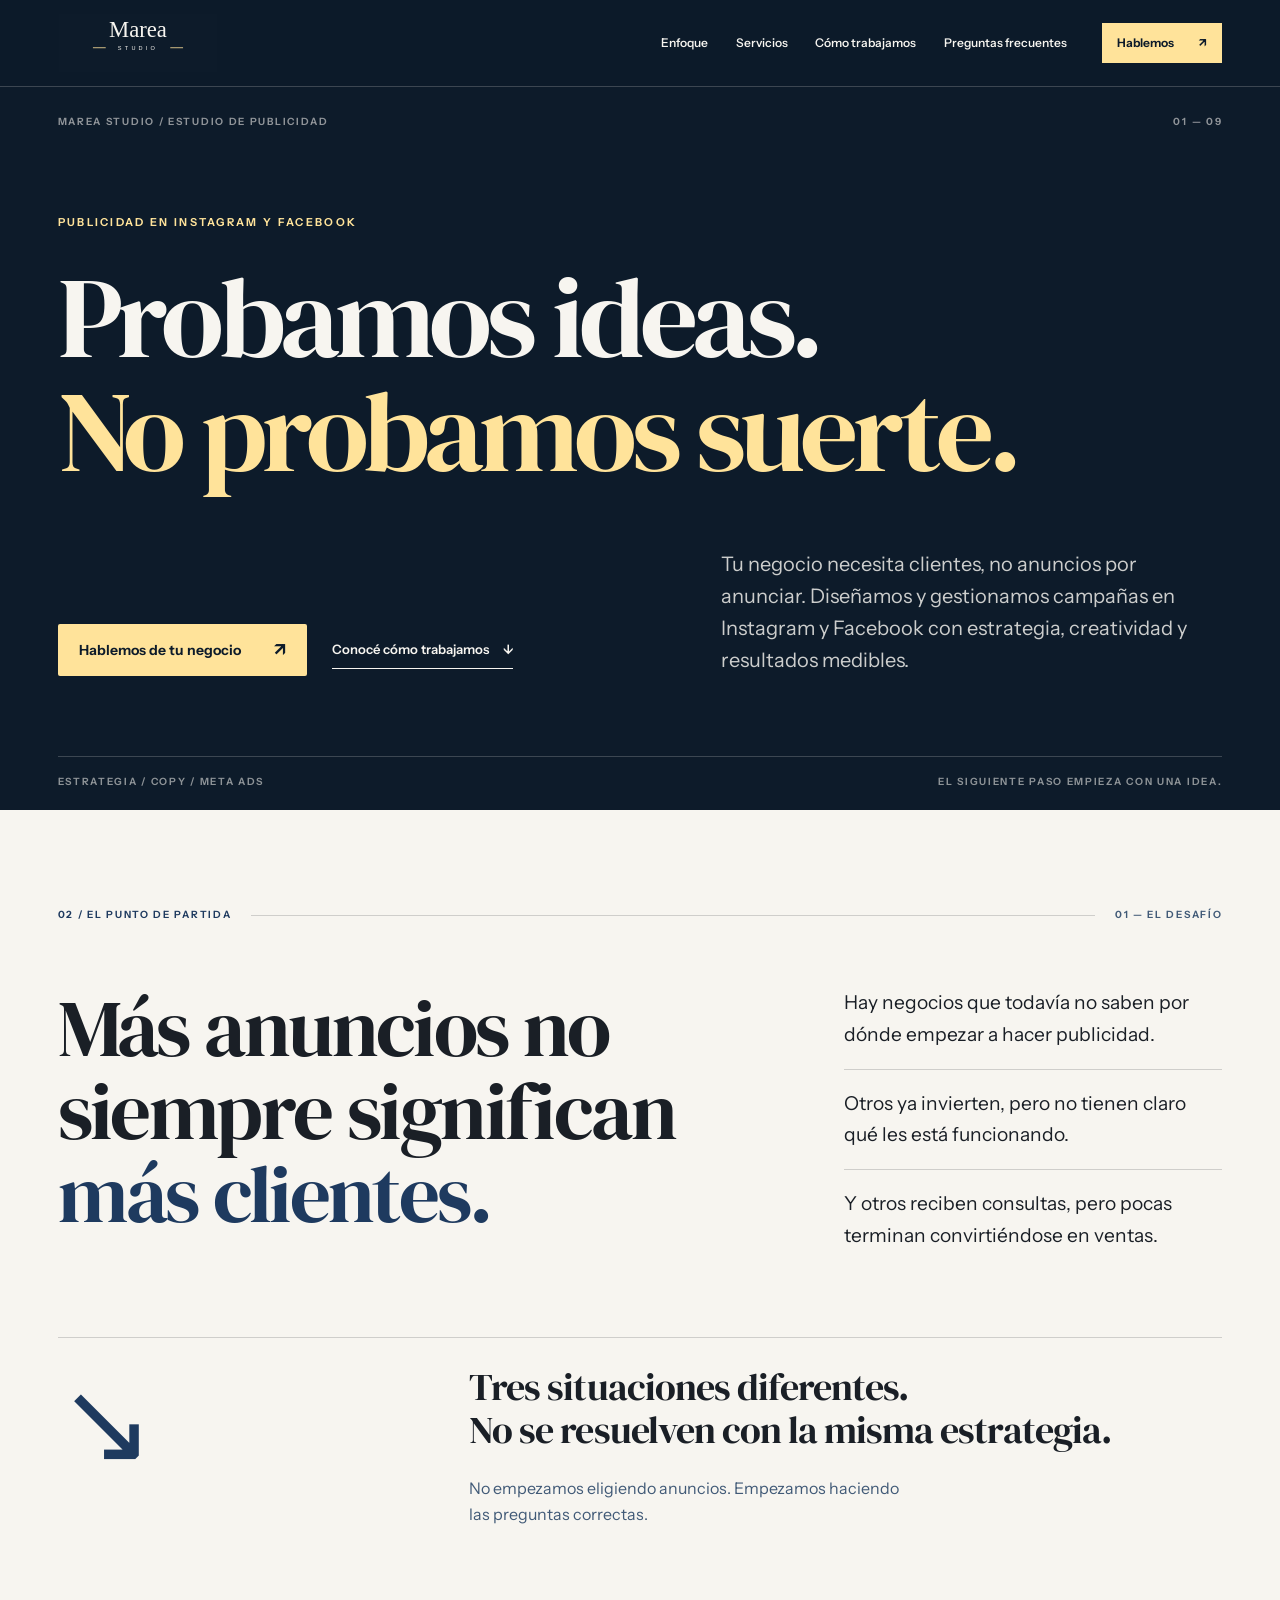
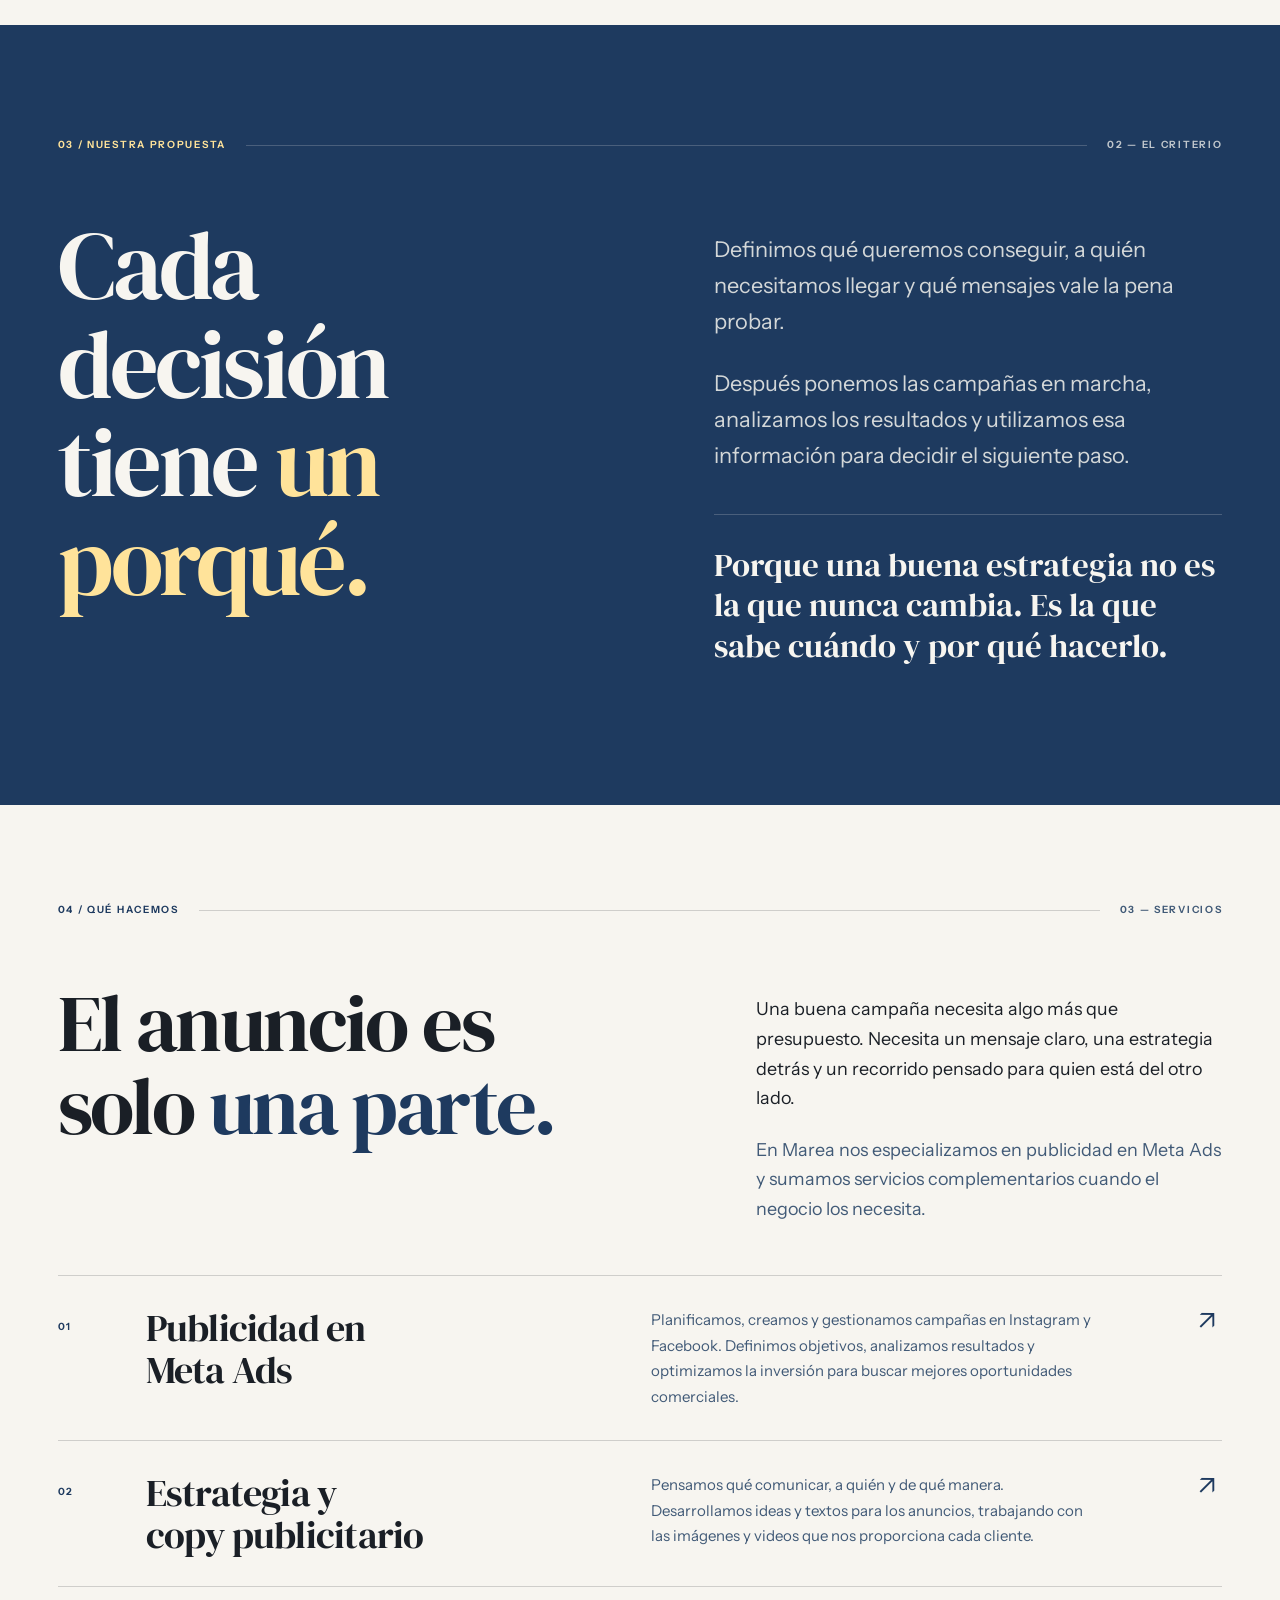
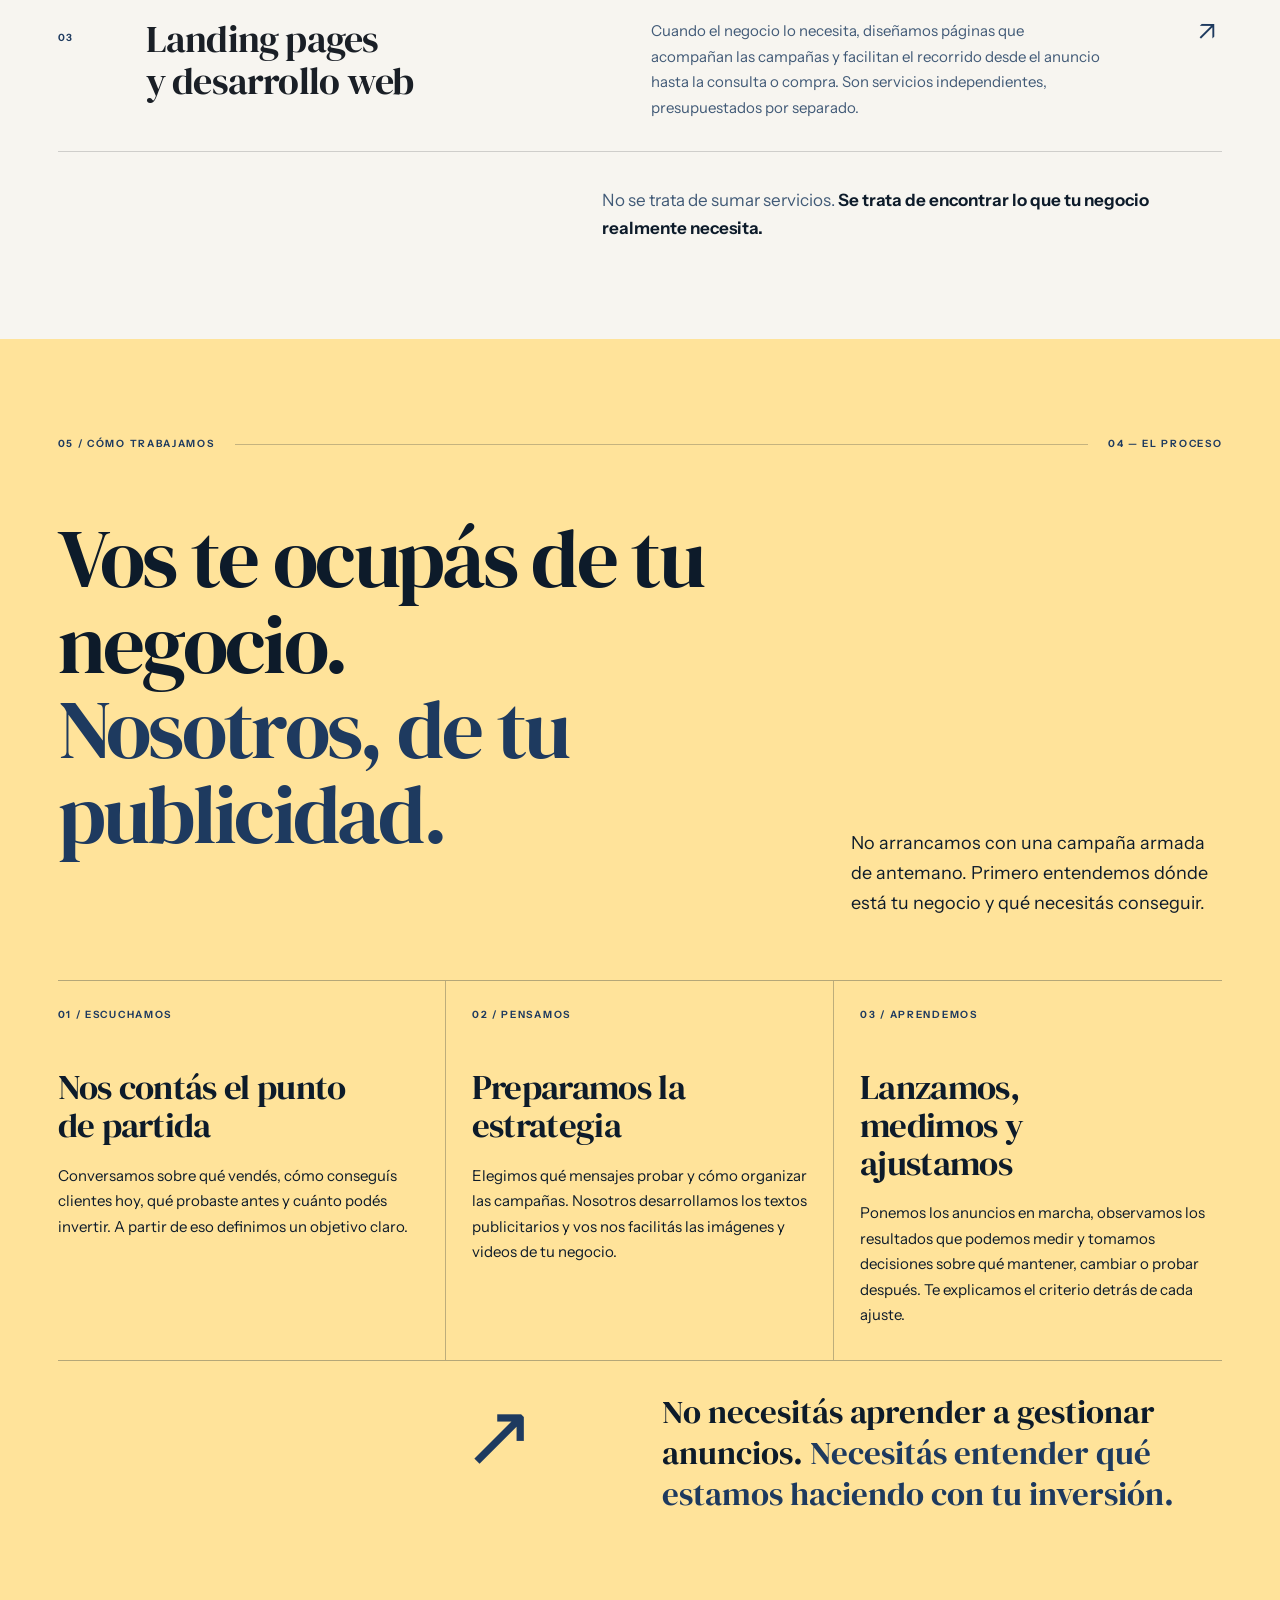
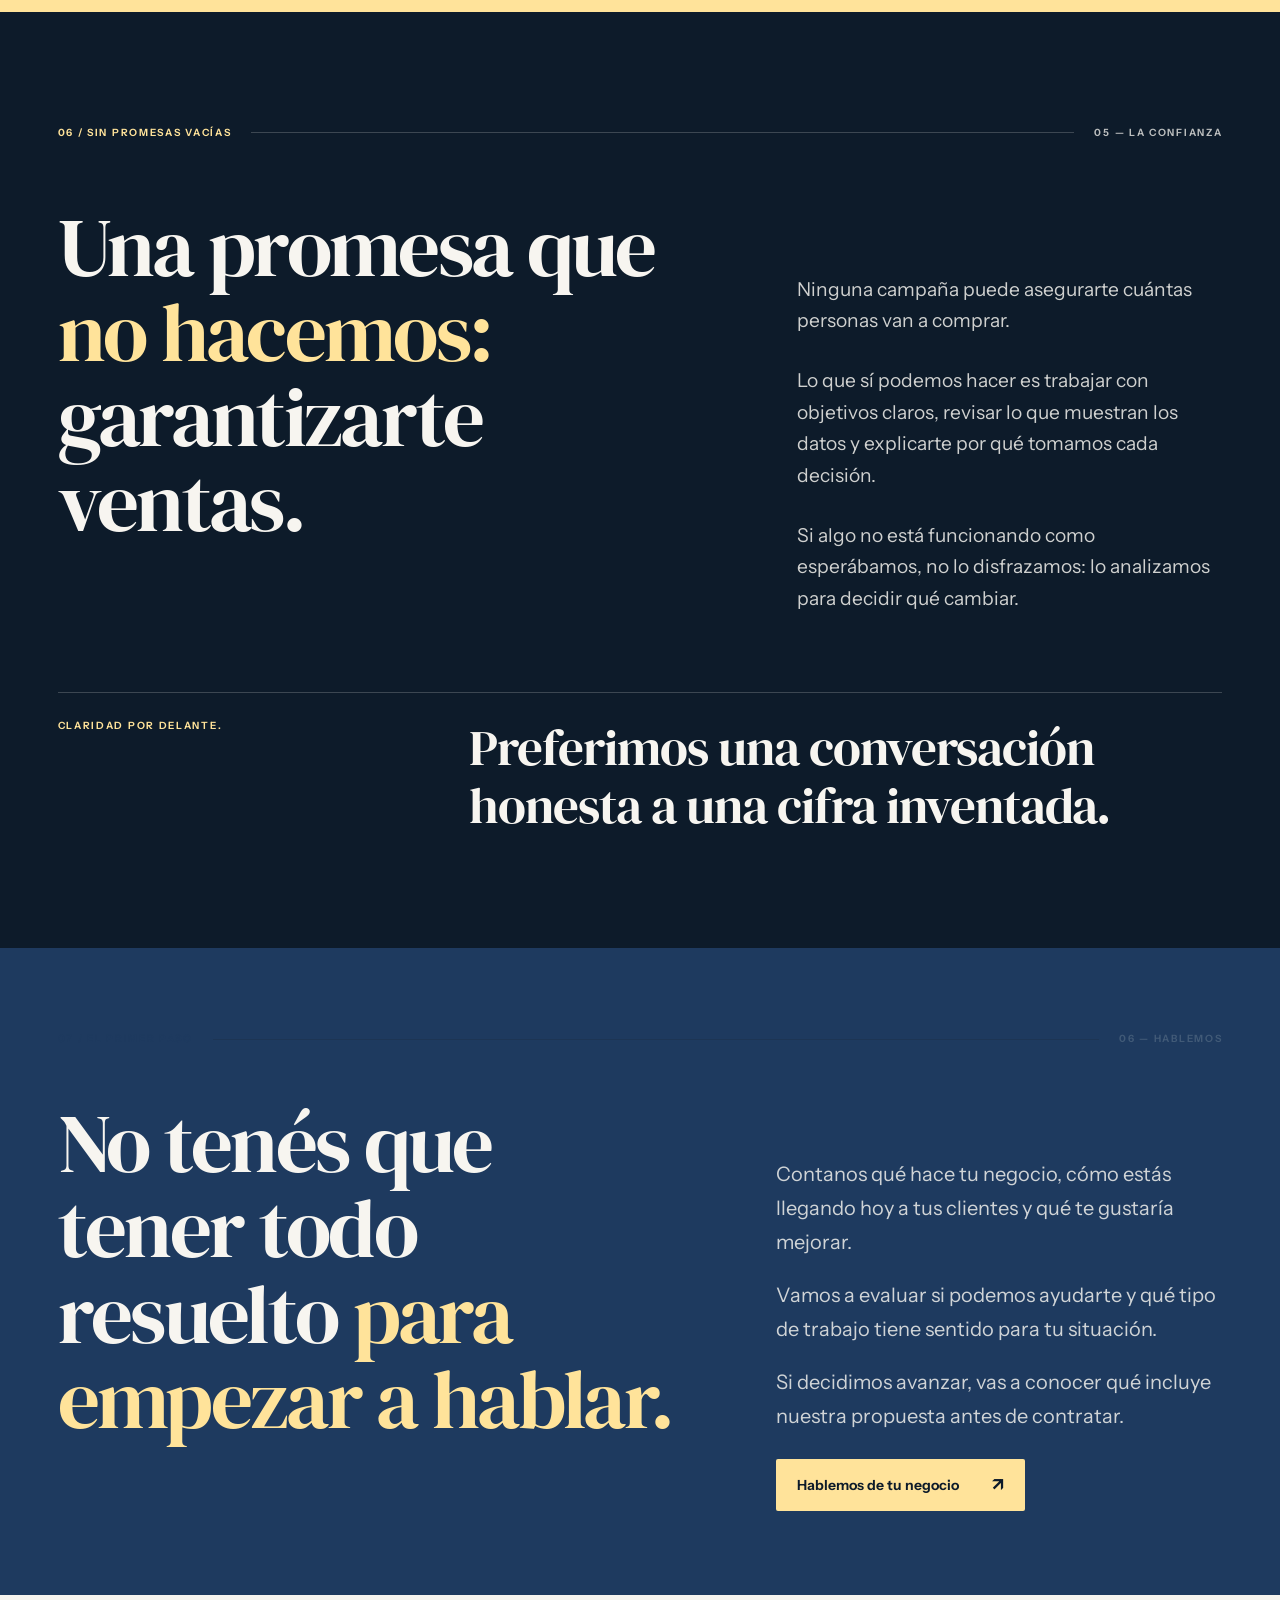
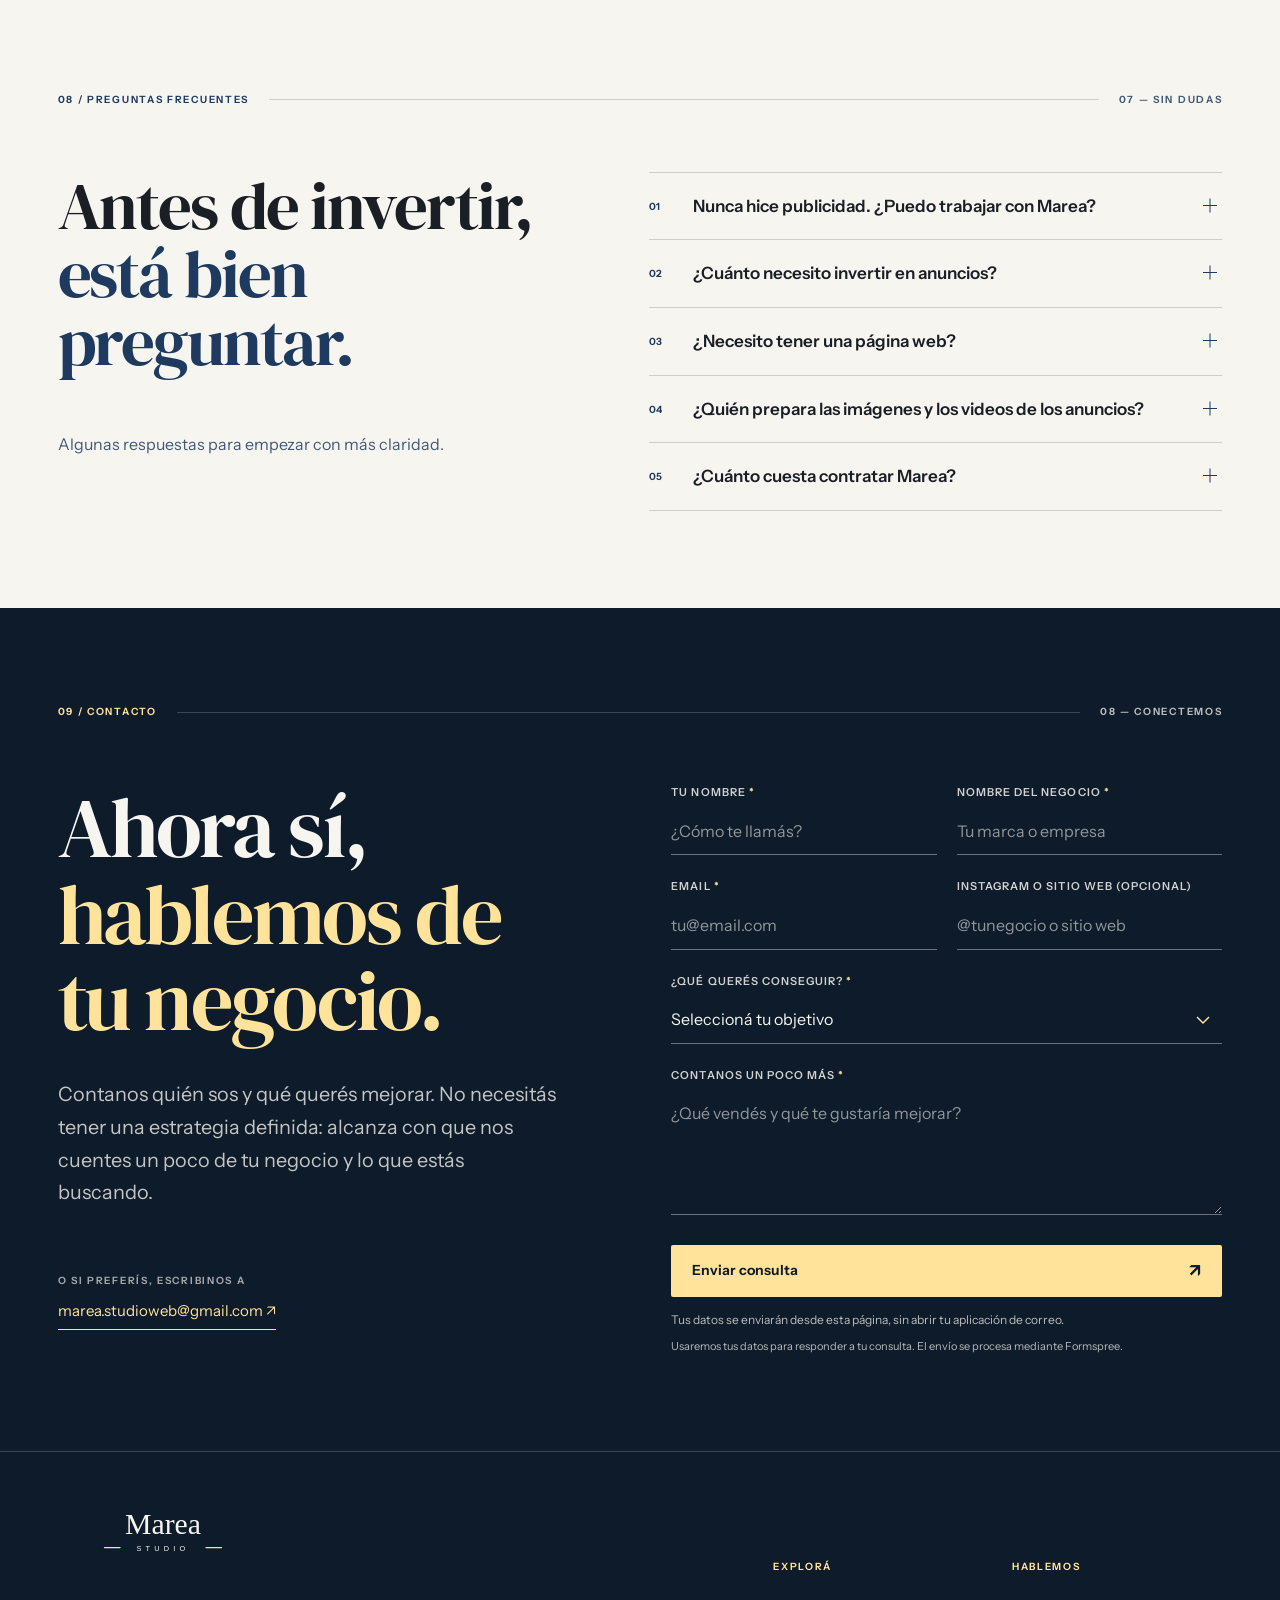
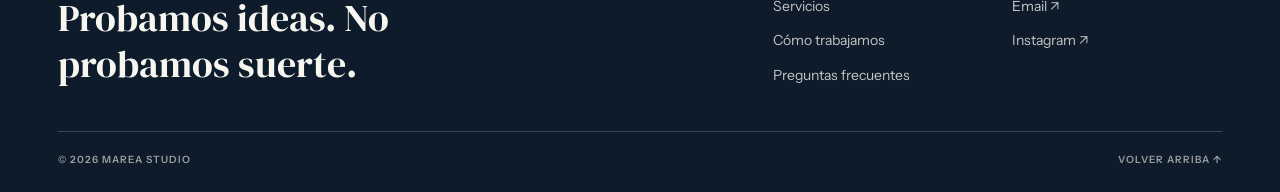
<file: index.html>
<!doctype html>
<html lang="es-AR">
<head>
  <meta charset="UTF-8">
  <meta name="viewport" content="width=device-width,initial-scale=1">
  <meta name="theme-color" content="#0D1B2A">
  <meta name="description" content="Marea Studio. Estrategia y gestión de campañas en Instagram y Facebook, con ideas, datos y decisiones claras. Hablemos de tu negocio.">
  <meta property="og:type" content="website">
  <meta property="og:title" content="Marea Studio — Probamos ideas. No probamos suerte.">
  <meta property="og:description" content="Publicidad en Instagram y Facebook con estrategia, creatividad y resultados medibles.">
  <title>Marea Studio — Probamos ideas. No probamos suerte.</title>
  <link rel="icon" type="image/svg+xml" href="assets/brand/marea-favicon-dark.svg">
  <link rel="preconnect" href="https://fonts.googleapis.com">
  <link rel="preconnect" href="https://fonts.gstatic.com" crossorigin>
  <link href="https://fonts.googleapis.com/css2?family=DM+Serif+Display&family=Instrument+Sans:wdth,wght@75..100,400..700&display=swap" rel="stylesheet">
  <link rel="stylesheet" href="styles.css">
  <script src="script.js" defer></script>
</head>
<body>
  <a class="skip-link" href="#contenido">Ir al contenido</a>
  <header class="site-header" id="cabecera">
    <div class="container header-inner">
      <a href="#inicio" class="brand-link" aria-label="Marea Studio — Inicio">
        <img src="assets/brand/marea-logo-primary-dark.svg" width="1200" height="430" alt="Marea Studio">
      </a>
      <button type="button" class="menu-toggle" aria-expanded="false" aria-controls="navegacion">
        <span class="sr-only">Abrir menú</span>
        <span class="menu-icon" aria-hidden="true"><span></span><span></span></span>
      </button>
      <nav class="main-nav" id="navegacion" aria-label="Navegación principal">
        <a href="#propuesta">Enfoque</a>
        <a href="#servicios">Servicios</a>
        <a href="#proceso">Cómo trabajamos</a>
        <a href="#preguntas">Preguntas frecuentes</a>
        <a href="#contacto" class="nav-cta">Hablemos <span aria-hidden="true">↗</span></a>
      </nav>
    </div>
  </header>

  <main id="contenido">
    <!-- 01: Portada -->
    <section class="hero" id="inicio" aria-labelledby="hero-title">
      <div class="container hero-inner">
        <div class="hero-topline"><span>MAREA STUDIO / ESTUDIO DE PUBLICIDAD</span><span class="hero-topline-right">01 — 09</span></div>
        <div class="hero-core">
          <p class="eyebrow eyebrow-light">PUBLICIDAD EN INSTAGRAM Y FACEBOOK</p>
          <h1 id="hero-title">Probamos ideas.<br><em>No probamos suerte.</em></h1>
          <div class="hero-bottom">
            <div class="hero-actions">
              <a class="btn btn-primary" href="#contacto">Hablemos de tu negocio <span aria-hidden="true">↗</span></a>
              <a class="text-link text-link-light" href="#proceso">Conocé cómo trabajamos <span aria-hidden="true">↓</span></a>
            </div>
            <p class="hero-description">Tu negocio necesita clientes, no anuncios por anunciar. Diseñamos y gestionamos campañas en Instagram y Facebook con estrategia, creatividad y resultados medibles.</p>
          </div>
        </div>
        <div class="hero-floor"><span>ESTRATEGIA / COPY / META ADS</span><span>EL SIGUIENTE PASO EMPIEZA CON UNA IDEA.</span></div>
      </div>
    </section>

    <!-- 02: El problema -->
    <section class="section section-problem" id="punto-de-partida" aria-labelledby="problem-title">
      <div class="container">
        <div class="section-index"><span>02 / EL PUNTO DE PARTIDA</span><span class="section-index-line"></span><span>01 — EL DESAFÍO</span></div>
        <div class="section-heading-grid">
          <h2 id="problem-title">Más anuncios no siempre significan <em>más clientes.</em></h2>
          <div class="problem-lead">
            <p>Hay negocios que todavía no saben por dónde empezar a hacer publicidad.</p>
            <p>Otros ya invierten, pero no tienen claro qué les está funcionando.</p>
            <p>Y otros reciben consultas, pero pocas terminan convirtiéndose en ventas.</p>
          </div>
        </div>
        <div class="problem-statement">
          <span class="statement-mark" aria-hidden="true">↘</span>
          <div>
            <p class="statement-strong">Tres situaciones diferentes.<br>No se resuelven con la misma estrategia.</p>
            <p>No empezamos eligiendo anuncios. Empezamos haciendo las preguntas correctas.</p>
          </div>
        </div>
      </div>
    </section>

    <!-- 03: Propuesta -->
    <section class="section section-proposal" id="propuesta" aria-labelledby="proposal-title">
      <div class="container">
        <div class="section-index section-index-light"><span>03 / NUESTRA PROPUESTA</span><span class="section-index-line"></span><span>02 — EL CRITERIO</span></div>
        <div class="proposal-layout">
          <div class="proposal-title">
            <h2 id="proposal-title">Cada decisión tiene <em>un porqué.</em></h2>
          </div>
          <div class="proposal-copy">
            <p>Definimos qué queremos conseguir, a quién necesitamos llegar y qué mensajes vale la pena probar.</p>
            <p>Después ponemos las campañas en marcha, analizamos los resultados y utilizamos esa información para decidir el siguiente paso.</p>
            <p class="proposal-emphasis">Porque una buena estrategia no es la que nunca cambia. Es la que sabe cuándo y por qué hacerlo.</p>
          </div>
        </div>
      </div>
    </section>

    <!-- 04: Servicios -->
    <section class="section section-services" id="servicios" aria-labelledby="services-title">
      <div class="container">
        <div class="section-index"><span>04 / QUÉ HACEMOS</span><span class="section-index-line"></span><span>03 — SERVICIOS</span></div>
        <div class="services-intro">
          <h2 id="services-title">El anuncio es solo <em>una parte.</em></h2>
          <div class="services-intro-copy">
            <p>Una buena campaña necesita algo más que presupuesto. Necesita un mensaje claro, una estrategia detrás y un recorrido pensado para quien está del otro lado.</p>
            <p>En Marea nos especializamos en publicidad en Meta Ads y sumamos servicios complementarios cuando el negocio los necesita.</p>
          </div>
        </div>
        <div class="service-list">
          <article class="service-row">
            <span class="service-number">01</span>
            <h3>Publicidad en<br>Meta Ads</h3>
            <p>Planificamos, creamos y gestionamos campañas en Instagram y Facebook. Definimos objetivos, analizamos resultados y optimizamos la inversión para buscar mejores oportunidades comerciales.</p>
            <span class="service-arrow" aria-hidden="true">↗</span>
          </article>
          <article class="service-row">
            <span class="service-number">02</span>
            <h3>Estrategia y<br>copy publicitario</h3>
            <p>Pensamos qué comunicar, a quién y de qué manera. Desarrollamos ideas y textos para los anuncios, trabajando con las imágenes y videos que nos proporciona cada cliente.</p>
            <span class="service-arrow" aria-hidden="true">↗</span>
          </article>
          <article class="service-row">
            <span class="service-number">03</span>
            <h3>Landing pages<br>y desarrollo web</h3>
            <p>Cuando el negocio lo necesita, diseñamos páginas que acompañan las campañas y facilitan el recorrido desde el anuncio hasta la consulta o compra. Son servicios independientes, presupuestados por separado.</p>
            <span class="service-arrow" aria-hidden="true">↗</span>
          </article>
        </div>
        <p class="services-ending">No se trata de sumar servicios. <strong>Se trata de encontrar lo que tu negocio realmente necesita.</strong></p>
      </div>
    </section>

    <!-- 05: Proceso -->
    <section class="section section-process" id="proceso" aria-labelledby="process-title">
      <div class="container">
        <div class="section-index"><span>05 / CÓMO TRABAJAMOS</span><span class="section-index-line"></span><span>04 — EL PROCESO</span></div>
        <div class="process-heading">
          <h2 id="process-title">Vos te ocupás de tu negocio.<br><em>Nosotros, de tu publicidad.</em></h2>
          <p>No arrancamos con una campaña armada de antemano. Primero entendemos dónde está tu negocio y qué necesitás conseguir.</p>
        </div>
        <ol class="process-steps">
          <li><span class="step-number">01 / ESCUCHAMOS</span><h3>Nos contás el punto de partida</h3><p>Conversamos sobre qué vendés, cómo conseguís clientes hoy, qué probaste antes y cuánto podés invertir. A partir de eso definimos un objetivo claro.</p></li>
          <li><span class="step-number">02 / PENSAMOS</span><h3>Preparamos la estrategia</h3><p>Elegimos qué mensajes probar y cómo organizar las campañas. Nosotros desarrollamos los textos publicitarios y vos nos facilitás las imágenes y videos de tu negocio.</p></li>
          <li><span class="step-number">03 / APRENDEMOS</span><h3>Lanzamos, medimos y ajustamos</h3><p>Ponemos los anuncios en marcha, observamos los resultados que podemos medir y tomamos decisiones sobre qué mantener, cambiar o probar después. Te explicamos el criterio detrás de cada ajuste.</p></li>
        </ol>
        <div class="process-footer"><span aria-hidden="true">↗</span><p>No necesitás aprender a gestionar anuncios. <strong>Necesitás entender qué estamos haciendo con tu inversión.</strong></p></div>
      </div>
    </section>

    <!-- 06: Transparencia -->
    <section class="section section-trust" id="transparencia" aria-labelledby="trust-title">
      <div class="container">
        <div class="section-index section-index-light"><span>06 / SIN PROMESAS VACÍAS</span><span class="section-index-line"></span><span>05 — LA CONFIANZA</span></div>
        <div class="trust-layout">
          <h2 id="trust-title">Una promesa que <em>no hacemos:</em><br>garantizarte ventas.</h2>
          <div class="trust-copy">
            <p>Ninguna campaña puede asegurarte cuántas personas van a comprar.</p>
            <p>Lo que sí podemos hacer es trabajar con objetivos claros, revisar lo que muestran los datos y explicarte por qué tomamos cada decisión.</p>
            <p>Si algo no está funcionando como esperábamos, no lo disfrazamos: lo analizamos para decidir qué cambiar.</p>
          </div>
        </div>
        <div class="trust-closing"><span>CLARIDAD POR DELANTE.</span><p>Preferimos una conversación honesta a una cifra inventada.</p></div>
      </div>
    </section>

    <!-- 07 visual = 08 copy: CTA de transición -->
    <section class="section section-invitation" id="primer-paso" aria-labelledby="invitation-title">
      <div class="container invitation-inner">
        <div class="section-index"><span>07 / EL PRIMER PASO</span><span class="section-index-line"></span><span>06 — HABLEMOS</span></div>
        <div class="invitation-grid">
          <h2 id="invitation-title">No tenés que tener todo resuelto <em>para empezar a hablar.</em></h2>
          <div class="invitation-body">
            <p>Contanos qué hace tu negocio, cómo estás llegando hoy a tus clientes y qué te gustaría mejorar.</p>
            <p>Vamos a evaluar si podemos ayudarte y qué tipo de trabajo tiene sentido para tu situación.</p>
            <p>Si decidimos avanzar, vas a conocer qué incluye nuestra propuesta antes de contratar.</p>
            <a class="btn btn-dark" href="#contacto">Hablemos de tu negocio <span aria-hidden="true">↗</span></a>
          </div>
        </div>
      </div>
    </section>

    <!-- 08 visual = 07 copy: FAQ -->
    <section class="section section-faq" id="preguntas" aria-labelledby="faq-title">
      <div class="container">
        <div class="section-index"><span>08 / PREGUNTAS FRECUENTES</span><span class="section-index-line"></span><span>07 — SIN DUDAS</span></div>
        <div class="faq-layout">
          <div class="faq-heading">
            <h2 id="faq-title">Antes de invertir, <em>está bien preguntar.</em></h2>
            <p>Algunas respuestas para empezar con más claridad.</p>
          </div>
          <div class="faq-list">
            <details class="faq-item">
              <summary><span class="faq-number">01</span><span>Nunca hice publicidad. ¿Puedo trabajar con Marea?</span><span class="faq-toggle" aria-hidden="true"></span></summary>
              <div class="faq-answer"><p>Sí. No necesitás haber hecho campañas antes. Empezamos por entender tu negocio, tus objetivos y tu punto de partida.</p></div>
            </details>
            <details class="faq-item">
              <summary><span class="faq-number">02</span><span>¿Cuánto necesito invertir en anuncios?</span><span class="faq-toggle" aria-hidden="true"></span></summary>
              <div class="faq-answer"><p>No hay un presupuesto que sirva para todos los negocios. Depende de qué vendés, a quién buscás llegar y qué querés conseguir. Lo evaluamos con vos antes de definir una campaña.</p></div>
            </details>
            <details class="faq-item">
              <summary><span class="faq-number">03</span><span>¿Necesito tener una página web?</span><span class="faq-toggle" aria-hidden="true"></span></summary>
              <div class="faq-answer"><p>No siempre. Según el objetivo, una campaña puede llevar a WhatsApp u otros destinos de contacto. Si una landing page tiene sentido para tu negocio, podemos cotizarla como un servicio independiente.</p></div>
            </details>
            <details class="faq-item">
              <summary><span class="faq-number">04</span><span>¿Quién prepara las imágenes y los videos de los anuncios?</span><span class="faq-toggle" aria-hidden="true"></span></summary>
              <div class="faq-answer"><p>Vos aportás las fotos y videos de tu negocio. En Marea trabajamos la estrategia, las ideas y los textos publicitarios.</p></div>
            </details>
            <details class="faq-item">
              <summary><span class="faq-number">05</span><span>¿Cuánto cuesta contratar Marea?</span><span class="faq-toggle" aria-hidden="true"></span></summary>
              <div class="faq-answer"><p>La gestión se cotiza según las necesidades de cada proyecto. Te explicamos qué incluye la propuesta antes de empezar. La inversión publicitaria y los servicios web se definen por separado.</p></div>
            </details>
          </div>
        </div>
      </div>
    </section>

    <!-- 09: Formulario -->
    <section class="section section-contact" id="contacto" aria-labelledby="contact-title">
      <div class="container">
        <div class="section-index section-index-light"><span>09 / CONTACTO</span><span class="section-index-line"></span><span>08 — CONECTEMOS</span></div>
        <div class="contact-grid">
          <div class="contact-copy">
            <h2 id="contact-title">Ahora sí, <em>hablemos de tu negocio.</em></h2>
            <p>Contanos quién sos y qué querés mejorar. No necesitás tener una estrategia definida: alcanza con que nos cuentes un poco de tu negocio y lo que estás buscando.</p>
            <div class="contact-alt"><span>O SI PREFERÍS, ESCRIBINOS A</span><a href="mailto:marea.studioweb@gmail.com">marea.studioweb@gmail.com ↗</a></div>
          </div>
          <form class="contact-form" id="contact-form" method="POST" action="https://formspree.io/f/xqpegerr" data-formspree-endpoint="https://formspree.io/f/xqpegerr" aria-describedby="form-note form-privacy">
            <div class="form-row">
              <div class="form-field"><label for="nombre">Tu nombre <span aria-hidden="true">*</span></label><input id="nombre" name="nombre" type="text" autocomplete="name" placeholder="¿Cómo te llamás?" required maxlength="120"></div>
              <div class="form-field"><label for="negocio">Nombre del negocio <span aria-hidden="true">*</span></label><input id="negocio" name="negocio" type="text" autocomplete="organization" placeholder="Tu marca o empresa" required maxlength="160"></div>
            </div>
            <div class="form-row">
              <div class="form-field"><label for="email">Email <span aria-hidden="true">*</span></label><input id="email" name="email" type="email" autocomplete="email" placeholder="tu@email.com" required maxlength="254"></div>
              <div class="form-field"><label for="instagram">Instagram o sitio web (opcional)</label><input id="instagram" name="instagram" type="text" placeholder="@tunegocio o sitio web" maxlength="200"></div>
            </div>
            <div class="form-field"><label for="objetivo">¿Qué querés conseguir? <span aria-hidden="true">*</span></label><select id="objetivo" name="objetivo" required><option value="" disabled selected>Seleccioná tu objetivo</option><option>Empezar con publicidad</option><option>Mejorar mis campañas</option><option>Recibir más consultas</option><option>Conseguir más ventas</option><option>Otra necesidad</option></select></div>
            <div class="form-field"><label for="contexto">Contanos un poco más <span aria-hidden="true">*</span></label><textarea id="contexto" name="contexto" required rows="4" maxlength="3000" placeholder="¿Qué vendés y qué te gustaría mejorar?"></textarea></div>
            <div class="form-honeypot" aria-hidden="true"><label for="contact-website-hidden">Dejá este campo vacío</label><input id="contact-website-hidden" type="text" name="_gotcha" tabindex="-1" autocomplete="off"></div>
            <button class="btn btn-primary btn-submit" type="submit">Enviar consulta <span aria-hidden="true">↗</span></button>
            <p class="form-note" id="form-note" role="status" aria-live="polite">Tu consulta se enviará de forma segura a través de Formspree.</p>
            <p class="form-privacy" id="form-privacy">Usaremos tus datos para responder a tu consulta. El envío se procesa mediante Formspree.</p>
          </form>
        </div>
      </div>
    </section>
  </main>

  <footer class="site-footer">
    <div class="container footer-top">
      <div class="footer-identity">
        <a href="#inicio" aria-label="Marea Studio — Volver al inicio" class="footer-brand"><img src="assets/brand/marea-logo-primary-dark.svg" alt="Marea Studio" width="1200" height="430"></a>
        <p>Probamos ideas. No probamos suerte.</p>
      </div>
      <div class="footer-links">
        <div><span>EXPLORÁ</span><a href="#servicios">Servicios</a><a href="#proceso">Cómo trabajamos</a><a href="#preguntas">Preguntas frecuentes</a></div>
        <div><span>HABLEMOS</span><a href="mailto:marea.studioweb@gmail.com">Email ↗</a><a href="https://www.instagram.com/marea.studioweb/" target="_blank" rel="noopener noreferrer">Instagram ↗</a></div>
      </div>
    </div>
    <div class="container footer-bottom"><span>© <span id="year">2026</span> Marea Studio</span><a href="#inicio">Volver arriba ↑</a></div>
  </footer>
</body>
</html>
</file>
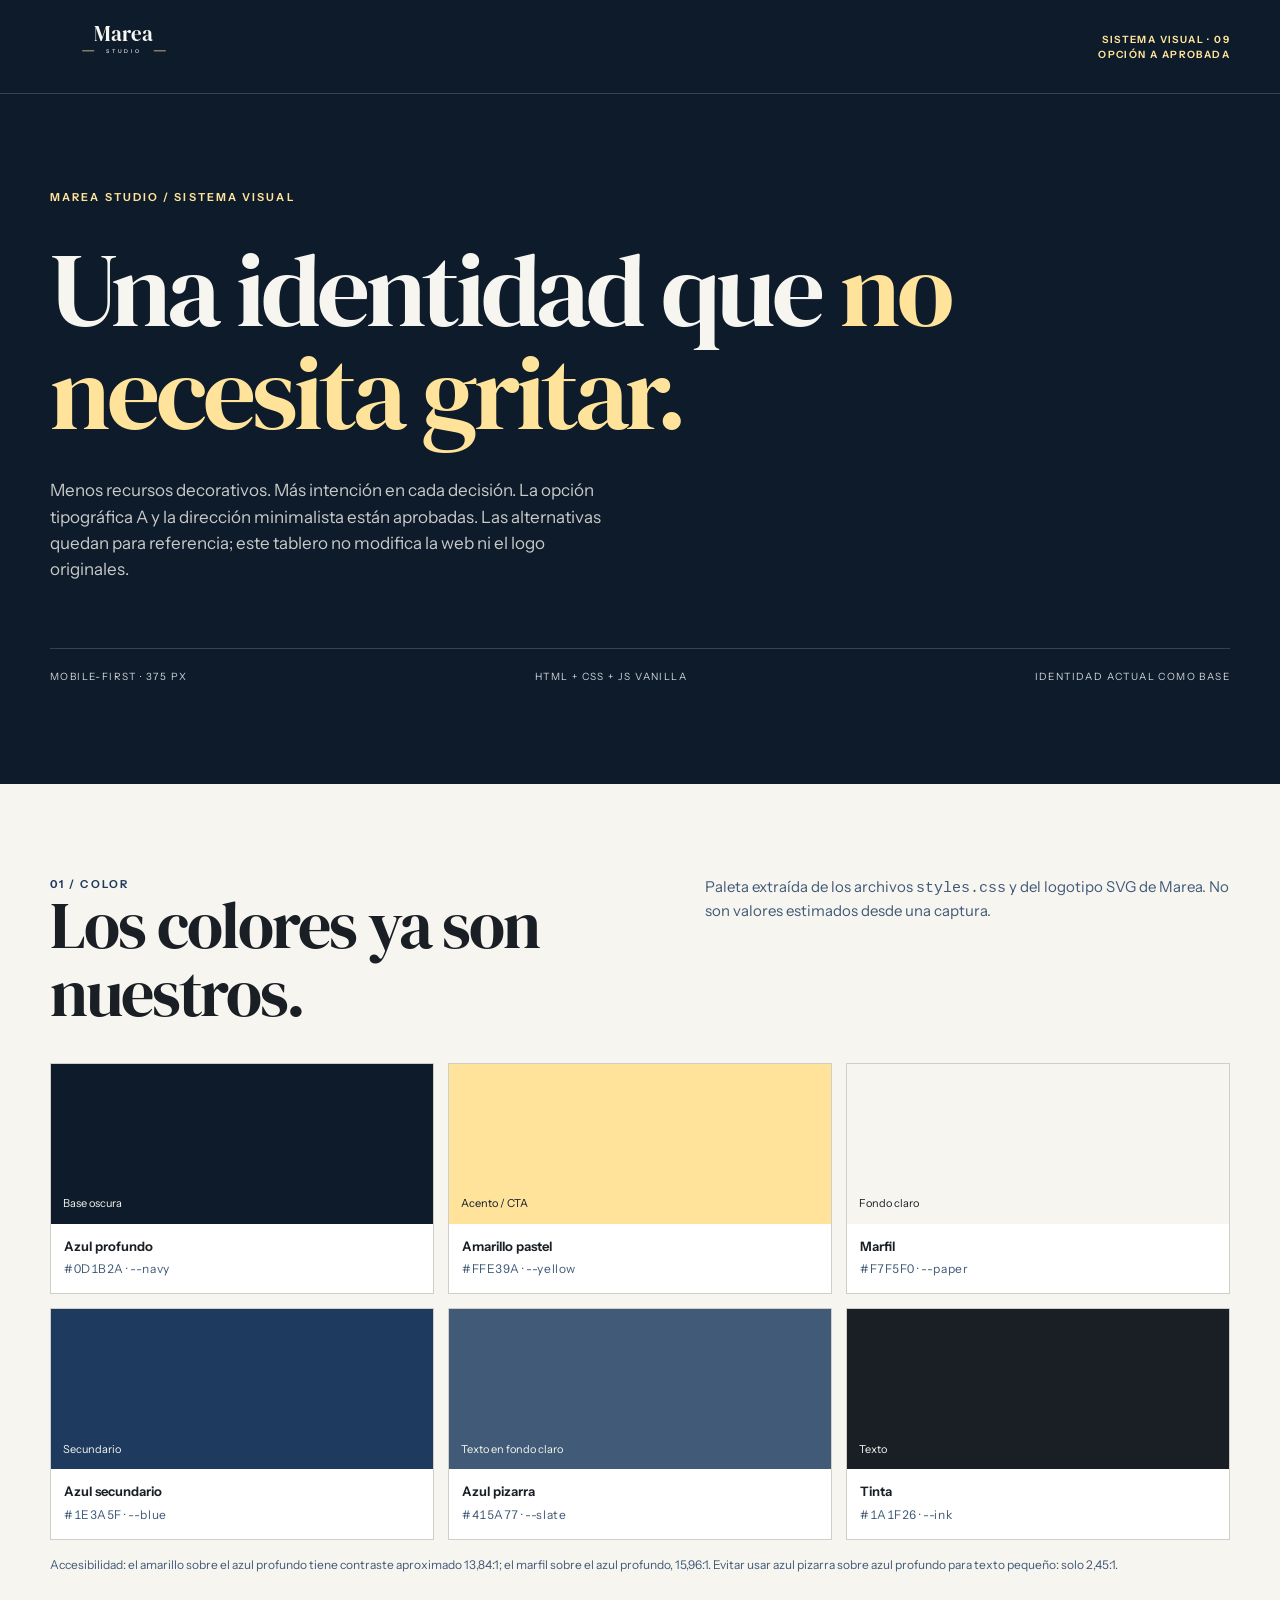
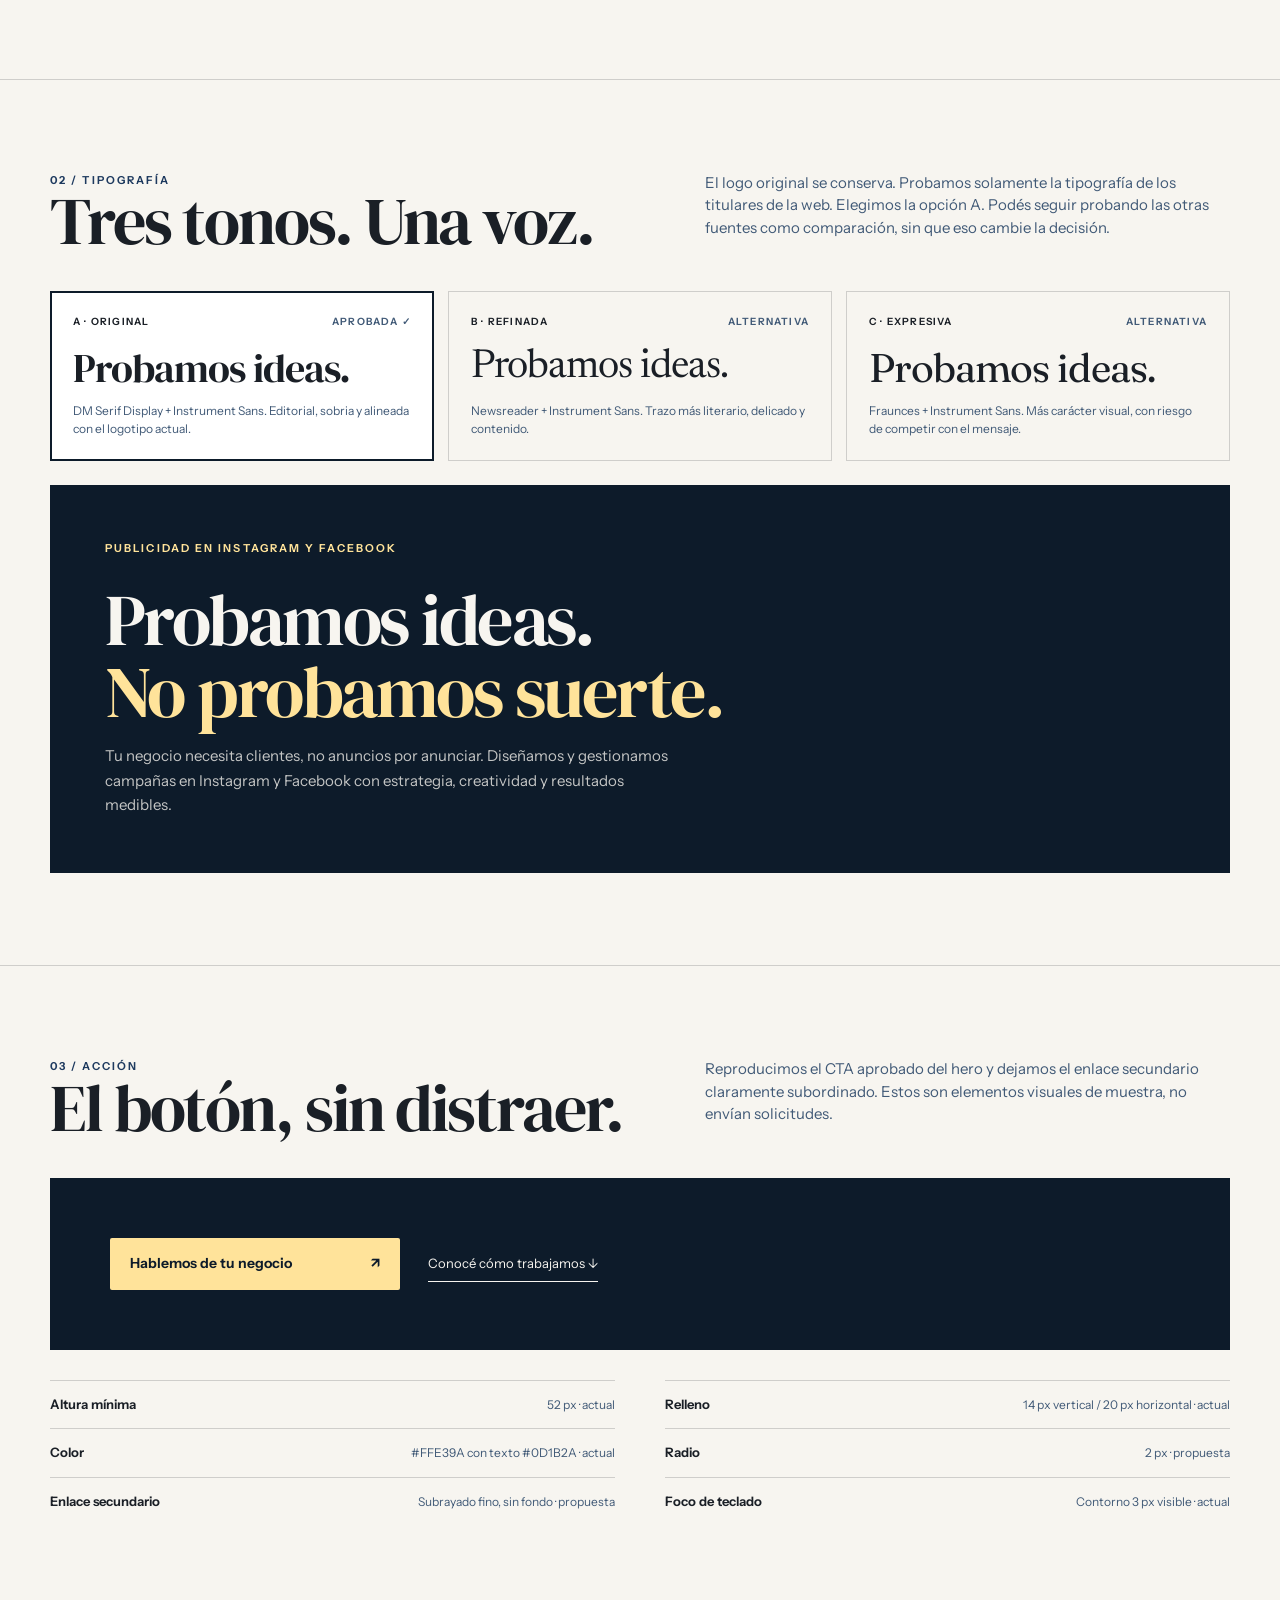
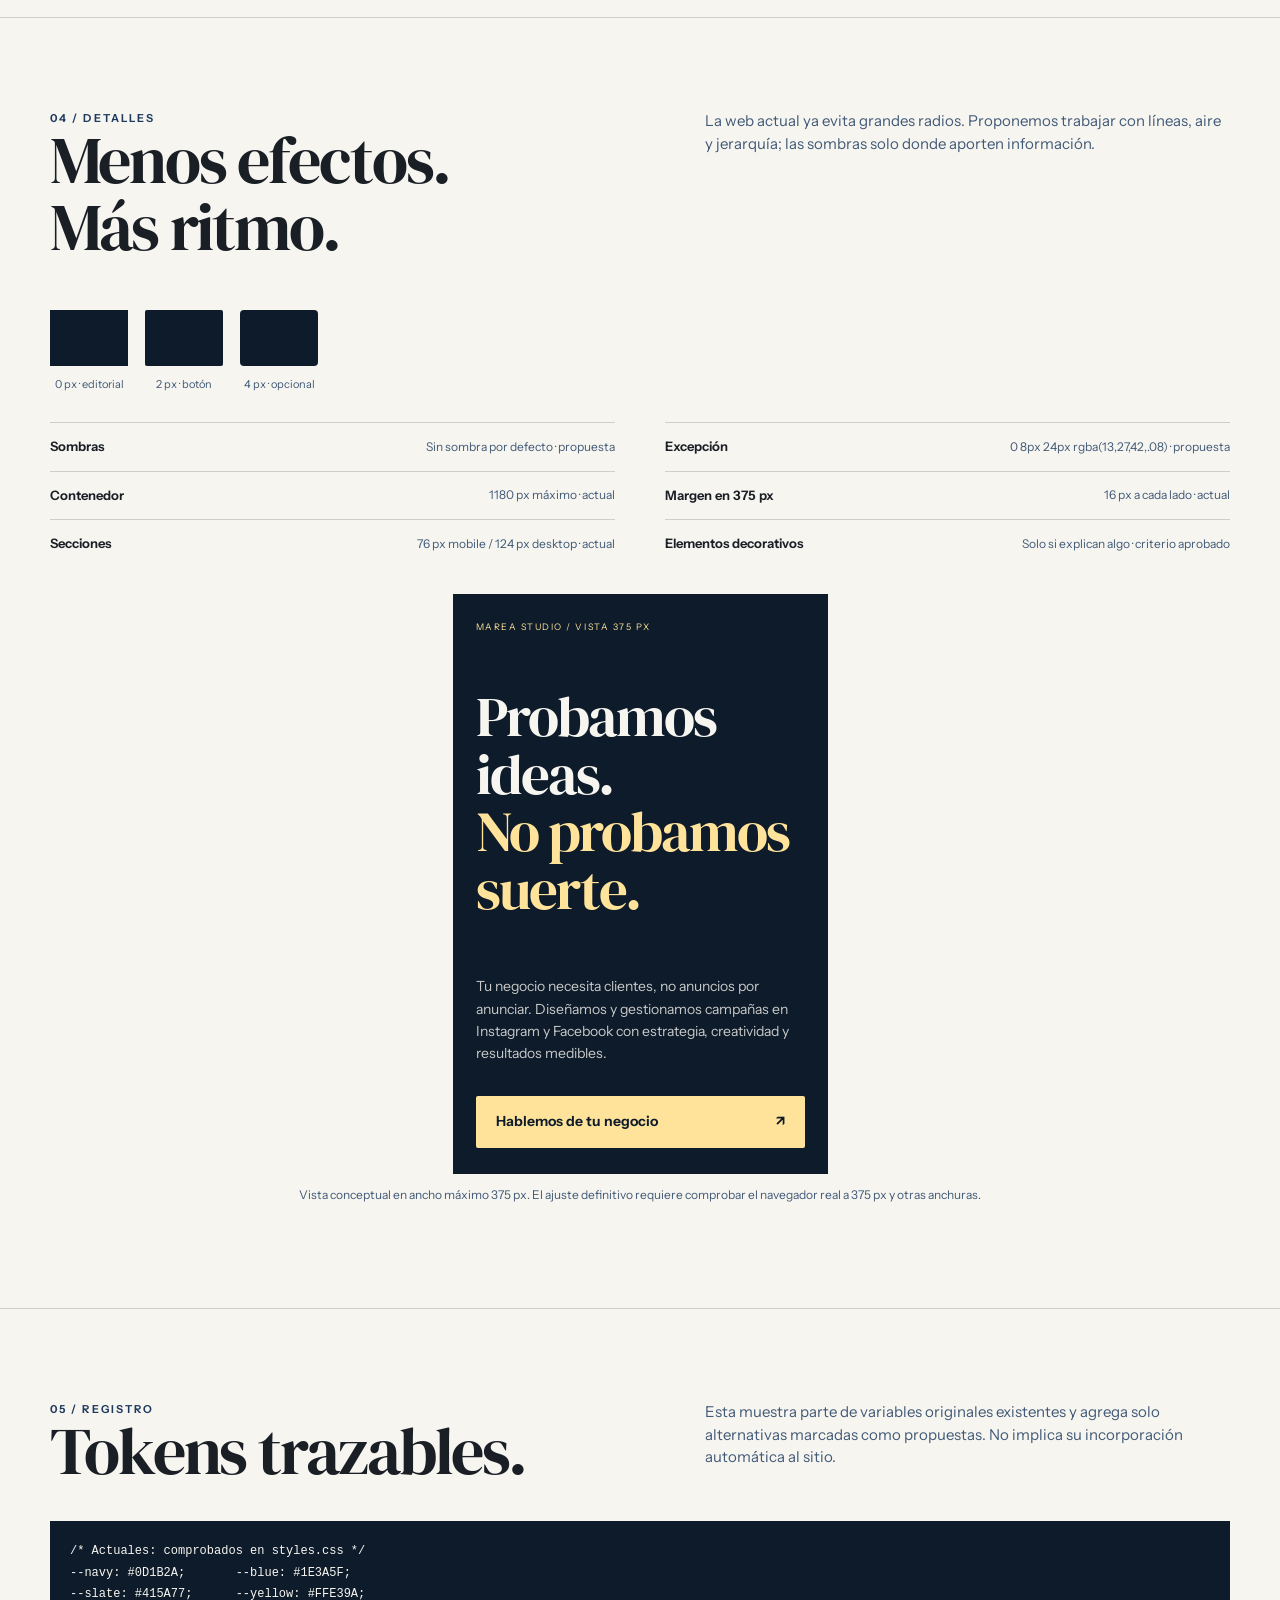
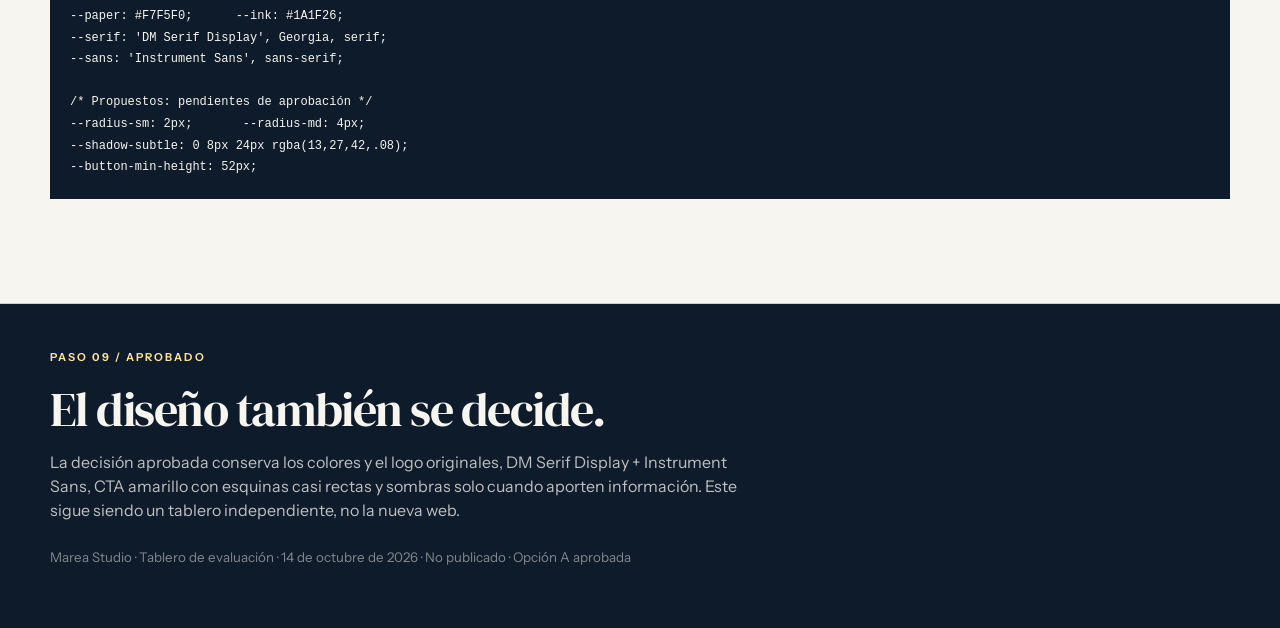
<file: tokens.html>
<!doctype html>
<html lang="es">
<head>
  <meta charset="utf-8">
  <meta name="viewport" content="width=device-width,initial-scale=1">
  <meta name="theme-color" content="#0D1B2A">
  <title>Marea Studio — Sistema visual aprobado | Paso 09</title>
  <meta name="description" content="Tablero independiente de sistema de diseño: colores, tipografía y componentes. Pendiente de aprobación.">
  <link rel="preconnect" href="https://fonts.googleapis.com">
  <link rel="preconnect" href="https://fonts.gstatic.com" crossorigin>
  <link href="https://fonts.googleapis.com/css2?family=DM+Serif+Display&family=Fraunces:opsz,wght@9..144,400..600&family=Instrument+Sans:wdth,wght@75..100,400..700&family=Newsreader:opsz,wght@6..72,400..600&display=swap" rel="stylesheet">
<style>
  :root {
    /* FUENTE: styles.css y assets/brand/marea-logo-primary-dark.svg existentes */
    --navy:#0D1B2A; --blue:#1E3A5F; --slate:#415A77;
    --yellow:#FFE39A; --paper:#F7F5F0; --ink:#1A1F26;
    --serif:'DM Serif Display',Georgia,serif; --sans:'Instrument Sans',Arial,sans-serif;
    --hairline:rgba(26,31,38,.18);
    /* PROPUESTAS para aprobar; NO son tokens implementados en la web */
    --radius-sm:2px; --radius-md:4px; --shadow-subtle:0 8px 24px rgba(13,27,42,.08);
    --gutter:16px; --content-max:1180px; --button-min-height:52px;
    --font-preview:'DM Serif Display',Georgia,serif;
  }
  *{box-sizing:border-box}
  html{scroll-behavior:smooth}
  body{margin:0;font-family:var(--sans);font-size:16px;line-height:1.5;color:var(--ink);background:var(--paper)}
  a{color:inherit}
  button{font:inherit;cursor:pointer}
  button:focus-visible,a:focus-visible{outline:3px solid var(--yellow);outline-offset:3px}
  .wrap{width:min(calc(100% - 2*var(--gutter)),var(--content-max));margin:auto}
  .top{background:var(--navy);color:var(--paper);border-bottom:1px solid rgba(247,245,240,.18)}
  .top-inner{display:flex;align-items:center;justify-content:space-between;gap:16px;padding:15px 0}
  .brand-svg{display:block;width:148px;height:auto}
  .status{font-size:10px;font-weight:650;letter-spacing:.14em;color:var(--yellow);text-transform:uppercase;text-align:right}
  .masthead{background:var(--navy);color:var(--paper);padding:63px 0 79px}
  .eyebrow{font-size:11px;letter-spacing:.19em;text-transform:uppercase;font-weight:650}
  .masthead .eyebrow{color:var(--yellow)}
  h1,h2,h3,p{margin-top:0}
  h1,h2,h3{font-family:var(--serif);font-weight:400}
  h1{font-size:clamp(50px,11vw,105px);line-height:.99;letter-spacing:-.038em;max-width:930px;margin:32px 0}
  h1 span{color:var(--yellow)}
  .intro{max-width:570px;font-size:17px;line-height:1.55;color:rgba(247,245,240,.8)}
  .meta{display:flex;justify-content:space-between;gap:15px;flex-wrap:wrap;border-top:1px solid rgba(247,245,240,.18);margin-top:65px;padding-top:20px;color:#D0D5D9;font-size:10px;letter-spacing:.14em;text-transform:uppercase}
  section{padding:70px 0;border-bottom:1px solid var(--hairline)}
  .section-head{display:grid;grid-template-columns:1fr;gap:12px;margin-bottom:36px}
  .section-head .eyebrow{color:var(--blue)}
  h2{font-size:clamp(35px,7vw,66px);line-height:1.02;letter-spacing:-.032em;margin:0}
  .explain{max-width:650px;color:var(--slate);font-size:15px}
  .swatches{display:grid;grid-template-columns:repeat(2,minmax(0,1fr));gap:14px}
  .swatch{border:1px solid var(--hairline);min-width:0}
  .swatch-preview{height:110px;display:flex;align-items:flex-end;padding:12px}
  .swatch-info{padding:13px 13px 15px;display:grid;gap:4px;background:#fff}
  .swatch-name{font-size:13px;font-weight:650}
  .swatch-hex{font-size:12px;letter-spacing:.045em;color:var(--slate);font-variant-numeric:tabular-nums}
  .type-options{display:grid;grid-template-columns:1fr;gap:14px}
  .font-option{display:block;width:100%;text-align:left;background:transparent;color:var(--ink);border:1px solid var(--hairline);padding:20px 20px 23px;transition:border-color .2s,background-color .2s}
  .font-option[aria-pressed="true"]{border-color:var(--navy);box-shadow:inset 0 0 0 1px var(--navy);background:#fff}
  .font-option:hover{border-color:var(--slate)}
  .font-caption{display:flex;justify-content:space-between;gap:10px;margin-bottom:18px;text-transform:uppercase;letter-spacing:.12em;font-size:10px;font-weight:650}
  .font-mark{color:var(--slate)}
  .font-sample{font-size:clamp(35px,7vw,49px);line-height:1.05;letter-spacing:-.025em;margin:0 0 13px}
  .font-desc{font-size:12px;color:var(--slate);margin:0}
  .type-preview{margin-top:24px;background:var(--navy);color:var(--paper);padding:29px 22px}
  .type-preview h3{font-family:var(--font-preview);font-size:clamp(42px,10vw,72px);line-height:1.0;letter-spacing:-.035em;margin:0 0 16px;max-width:730px}
  .type-preview h3 em{font-style:normal;color:var(--yellow)}
  .type-preview p{max-width:570px;font-size:15px;line-height:1.65;color:rgba(247,245,240,.78);margin:0}
  .button-stage{background:var(--navy);color:var(--paper);padding:38px 23px;margin-bottom:17px}
  .button-stack{display:flex;flex-wrap:wrap;align-items:center;gap:28px}
  .demo-primary{min-height:var(--button-min-height);display:inline-flex;align-items:center;justify-content:space-between;gap:45px;min-width:min(100%,290px);padding:13px 19px;border:1px solid transparent;border-radius:var(--radius-sm);background:var(--yellow);color:var(--navy);font-size:14px;font-weight:650}
  .demo-secondary{border-bottom:1px solid var(--paper);padding:8px 0;color:var(--paper);font-size:13px}
  .caption{color:var(--slate);font-size:12px;line-height:1.55}
  .spec-grid{display:grid;grid-template-columns:1fr;gap:0;margin-top:30px}
  .spec{border-top:1px solid var(--hairline);padding:14px 0;display:flex;align-items:center;justify-content:space-between;gap:18px}
  .spec strong{font-size:13px;font-weight:650}
  .spec span{font-size:12px;color:var(--slate);text-align:right}
  .radii{display:flex;gap:17px;flex-wrap:wrap;align-items:flex-end;padding-top:12px}
  .radius-sample{background:var(--navy);width:78px;height:56px}
  .radius-set{text-align:center;font-size:11px;color:var(--slate);display:grid;gap:10px}
  .preview-mobile{margin:26px auto 0;width:100%;max-width:375px;min-height:470px;border:1px solid var(--hairline);background:var(--navy);color:var(--paper);padding:25px 22px}
  .preview-mobile .micro{font-size:9px;letter-spacing:.17em;color:var(--yellow);text-transform:uppercase;margin-bottom:55px}
  .preview-mobile h3{font-size:clamp(43px,12vw,57px);line-height:1.01;letter-spacing:-.035em}
  .preview-mobile h3 span{color:var(--yellow)}
  .preview-mobile p{font-size:14px;line-height:1.6;color:rgba(247,245,240,.8)}
  .preview-mobile .demo-primary{width:100%;min-width:0;margin-top:17px;gap:12px}
  .token-code{background:var(--navy);color:var(--paper);padding:20px;overflow-x:auto;font-size:12px;line-height:1.8;white-space:pre;font-family:ui-monospace,SFMono-Regular,Consolas,monospace}
  .foot{background:var(--navy);color:var(--paper);padding:45px 0 60px}
  .foot h2{font-size:clamp(30px,6vw,48px);margin-bottom:16px}
  .foot p{max-width:720px;color:rgba(247,245,240,.76)}
  .foot small{display:block;margin-top:26px;color:rgba(247,245,240,.5)}
  @media (min-width:700px){
    :root{--gutter:40px}
    .top-inner{padding:20px 0}
    .masthead{padding:95px 0 100px}
    section{padding:92px 0}
    .section-head{grid-template-columns:1.2fr 1fr;gap:25px}
    .swatches{grid-template-columns:repeat(3,minmax(0,1fr))}
    .swatch-preview{height:160px}
    .type-options{grid-template-columns:repeat(3,minmax(0,1fr))}
    .font-option{padding:22px}
    .font-sample{font-size:40px}
    .button-stage{padding:60px}
    .spec-grid{grid-template-columns:1fr 1fr;column-gap:50px}
    .type-preview{padding:55px}
  }
  @media (prefers-reduced-motion:reduce){html{scroll-behavior:auto}*{transition:none!important}}
</style>
</head>
<body>
<header class="top">
 <div class="wrap top-inner">
  <svg class="brand-svg" xmlns="http://www.w3.org/2000/svg" viewBox="0 0 1200 430" role="img" aria-label="Marea Studio">
   <rect width="1200" height="430" fill="#0D1B2A"/>
   <text x="600" y="170" text-anchor="middle" font-family="'DM Serif Display',Georgia,serif" font-size="170" fill="#F7F5F0">Marea</text>
   <line x1="265" y1="250" x2="355" y2="250" stroke="#FFE39A" stroke-width="6" stroke-linecap="round"/>
   <text x="600" y="268" text-anchor="middle" font-family="'Instrument Sans',Arial,sans-serif" font-size="42" font-weight="500" letter-spacing="24" fill="#F7F5F0">STUDIO</text>
   <line x1="845" y1="250" x2="935" y2="250" stroke="#FFE39A" stroke-width="6" stroke-linecap="round"/>
  </svg>
  <span class="status">Sistema visual · 09<br>Opción A aprobada</span>
 </div>
</header>
<main>
 <div class="masthead">
  <div class="wrap">
   <div class="eyebrow">Marea Studio / Sistema visual</div>
   <h1>Una identidad que <span>no necesita gritar.</span></h1>
   <p class="intro">Menos recursos decorativos. Más intención en cada decisión. La opción tipográfica A y la dirección minimalista están aprobadas. Las alternativas quedan para referencia; este tablero no modifica la web ni el logo originales.</p>
   <div class="meta"><span>Mobile-first · 375 px</span><span>HTML + CSS + JS vanilla</span><span>Identidad actual como base</span></div>
  </div>
 </div>
 <section id="color">
  <div class="wrap">
   <div class="section-head"><div><div class="eyebrow">01 / Color</div><h2>Los colores ya son nuestros.</h2></div><p class="explain">Paleta extraída de los archivos <code>styles.css</code> y del logotipo SVG de Marea. No son valores estimados desde una captura.</p></div>
   <div class="swatches">
    <div class="swatch"><div class="swatch-preview" style="background:#0D1B2A"><span style="color:#F7F5F0;font-size:11px">Base oscura</span></div><div class="swatch-info"><span class="swatch-name">Azul profundo</span><span class="swatch-hex">#0D1B2A · --navy</span></div></div>
    <div class="swatch"><div class="swatch-preview" style="background:#FFE39A"><span style="color:#0D1B2A;font-size:11px">Acento / CTA</span></div><div class="swatch-info"><span class="swatch-name">Amarillo pastel</span><span class="swatch-hex">#FFE39A · --yellow</span></div></div>
    <div class="swatch"><div class="swatch-preview" style="background:#F7F5F0"><span style="color:#1A1F26;font-size:11px">Fondo claro</span></div><div class="swatch-info"><span class="swatch-name">Marfil</span><span class="swatch-hex">#F7F5F0 · --paper</span></div></div>
    <div class="swatch"><div class="swatch-preview" style="background:#1E3A5F"><span style="color:#F7F5F0;font-size:11px">Secundario</span></div><div class="swatch-info"><span class="swatch-name">Azul secundario</span><span class="swatch-hex">#1E3A5F · --blue</span></div></div>
    <div class="swatch"><div class="swatch-preview" style="background:#415A77"><span style="color:#F7F5F0;font-size:11px">Texto en fondo claro</span></div><div class="swatch-info"><span class="swatch-name">Azul pizarra</span><span class="swatch-hex">#415A77 · --slate</span></div></div>
    <div class="swatch"><div class="swatch-preview" style="background:#1A1F26"><span style="color:#F7F5F0;font-size:11px">Texto</span></div><div class="swatch-info"><span class="swatch-name">Tinta</span><span class="swatch-hex">#1A1F26 · --ink</span></div></div>
   </div>
   <p class="caption" style="margin-top:16px">Accesibilidad: el amarillo sobre el azul profundo tiene contraste aproximado 13,84:1; el marfil sobre el azul profundo, 15,96:1. Evitar usar azul pizarra sobre azul profundo para texto pequeño: solo 2,45:1.</p>
  </div>
 </section>
 <section id="tipo">
  <div class="wrap">
   <div class="section-head"><div><div class="eyebrow">02 / Tipografía</div><h2>Tres tonos. Una voz.</h2></div><p class="explain">El logo original se conserva. Probamos solamente la tipografía de los titulares de la web. Elegimos la opción A. Podés seguir probando las otras fuentes como comparación, sin que eso cambie la decisión.</p></div>
   <div class="type-options" role="group" aria-label="Seleccionar tipografía del título para la vista previa">
    <button class="font-option" type="button" data-font="'DM Serif Display',Georgia,serif" aria-pressed="true">
     <span class="font-caption"><span>A · Original</span><span class="font-mark">Aprobada ✓</span></span>
     <p class="font-sample" style="font-family:'DM Serif Display',Georgia,serif">Probamos ideas.</p>
     <p class="font-desc">DM Serif Display + Instrument Sans. Editorial, sobria y alineada con el logotipo actual.</p>
    </button>
    <button class="font-option" type="button" data-font="'Newsreader',Georgia,serif" aria-pressed="false">
     <span class="font-caption"><span>B · Refinada</span><span class="font-mark">Alternativa</span></span>
     <p class="font-sample" style="font-family:'Newsreader',Georgia,serif">Probamos ideas.</p>
     <p class="font-desc">Newsreader + Instrument Sans. Trazo más literario, delicado y contenido.</p>
    </button>
    <button class="font-option" type="button" data-font="'Fraunces',Georgia,serif" aria-pressed="false">
     <span class="font-caption"><span>C · Expresiva</span><span class="font-mark">Alternativa</span></span>
     <p class="font-sample" style="font-family:'Fraunces',Georgia,serif">Probamos ideas.</p>
     <p class="font-desc">Fraunces + Instrument Sans. Más carácter visual, con riesgo de competir con el mensaje.</p>
    </button>
   </div>
   <div class="type-preview" aria-live="polite">
    <div class="eyebrow" style="color:var(--yellow);margin-bottom:27px">PUBLICIDAD EN INSTAGRAM Y FACEBOOK</div>
    <h3>Probamos ideas.<br><em>No probamos suerte.</em></h3>
    <p>Tu negocio necesita clientes, no anuncios por anunciar. Diseñamos y gestionamos campañas en Instagram y Facebook con estrategia, creatividad y resultados medibles.</p>
   </div>
  </div>
 </section>
 <section id="cta">
  <div class="wrap">
   <div class="section-head"><div><div class="eyebrow">03 / Acción</div><h2>El botón, sin distraer.</h2></div><p class="explain">Reproducimos el CTA aprobado del hero y dejamos el enlace secundario claramente subordinado. Estos son elementos visuales de muestra, no envían solicitudes.</p></div>
   <div class="button-stage"><div class="button-stack"><span class="demo-primary" role="img" aria-label="Ejemplo visual del botón Hablemos de tu negocio">Hablemos de tu negocio <span aria-hidden="true">↗</span></span><span class="demo-secondary">Conocé cómo trabajamos ↓</span></div></div>
   <div class="spec-grid">
    <div class="spec"><strong>Altura mínima</strong><span>52 px · actual</span></div>
    <div class="spec"><strong>Relleno</strong><span>14 px vertical / 20 px horizontal · actual</span></div>
    <div class="spec"><strong>Color</strong><span>#FFE39A con texto #0D1B2A · actual</span></div>
    <div class="spec"><strong>Radio</strong><span>2 px · propuesta</span></div>
    <div class="spec"><strong>Enlace secundario</strong><span>Subrayado fino, sin fondo · propuesta</span></div>
    <div class="spec"><strong>Foco de teclado</strong><span>Contorno 3 px visible · actual</span></div>
   </div>
  </div>
 </section>
 <section id="ritmo">
  <div class="wrap">
   <div class="section-head"><div><div class="eyebrow">04 / Detalles</div><h2>Menos efectos.<br>Más ritmo.</h2></div><p class="explain">La web actual ya evita grandes radios. Proponemos trabajar con líneas, aire y jerarquía; las sombras solo donde aporten información.</p></div>
   <div class="radii">
    <div class="radius-set"><span class="radius-sample" style="border-radius:0"></span><span>0 px · editorial</span></div>
    <div class="radius-set"><span class="radius-sample" style="border-radius:2px"></span><span>2 px · botón</span></div>
    <div class="radius-set"><span class="radius-sample" style="border-radius:4px"></span><span>4 px · opcional</span></div>
   </div>
   <div class="spec-grid">
    <div class="spec"><strong>Sombras</strong><span>Sin sombra por defecto · propuesta</span></div>
    <div class="spec"><strong>Excepción</strong><span>0 8px 24px rgba(13,27,42,.08) · propuesta</span></div>
    <div class="spec"><strong>Contenedor</strong><span>1180 px máximo · actual</span></div>
    <div class="spec"><strong>Margen en 375 px</strong><span>16 px a cada lado · actual</span></div>
    <div class="spec"><strong>Secciones</strong><span>76 px mobile / 124 px desktop · actual</span></div>
    <div class="spec"><strong>Elementos decorativos</strong><span>Solo si explican algo · criterio aprobado</span></div>
   </div>
   <div class="preview-mobile">
    <div class="micro">Marea Studio / Vista 375 px</div>
    <h3>Probamos ideas.<br><span>No probamos suerte.</span></h3>
    <p>Tu negocio necesita clientes, no anuncios por anunciar. Diseñamos y gestionamos campañas en Instagram y Facebook con estrategia, creatividad y resultados medibles.</p>
    <span class="demo-primary">Hablemos de tu negocio <span aria-hidden="true">↗</span></span>
   </div>
   <p class="caption" style="text-align:center;margin-top:12px">Vista conceptual en ancho máximo 375 px. El ajuste definitivo requiere comprobar el navegador real a 375 px y otras anchuras.</p>
  </div>
 </section>
 <section id="variables">
  <div class="wrap">
   <div class="section-head"><div><div class="eyebrow">05 / Registro</div><h2>Tokens trazables.</h2></div><p class="explain">Esta muestra parte de variables originales existentes y agrega solo alternativas marcadas como propuestas. No implica su incorporación automática al sitio.</p></div>
   <pre class="token-code">/* Actuales: comprobados en styles.css */
--navy: #0D1B2A;       --blue: #1E3A5F;
--slate: #415A77;      --yellow: #FFE39A;
--paper: #F7F5F0;      --ink: #1A1F26;
--serif: 'DM Serif Display', Georgia, serif;
--sans: 'Instrument Sans', sans-serif;

/* Propuestos: pendientes de aprobación */
--radius-sm: 2px;       --radius-md: 4px;
--shadow-subtle: 0 8px 24px rgba(13,27,42,.08);
--button-min-height: 52px;</pre>
  </div>
 </section>
</main>
<footer class="foot"><div class="wrap"><div class="eyebrow" style="color:var(--yellow);margin-bottom:20px">Paso 09 / Aprobado</div><h2>El diseño también se decide.</h2><p>La decisión aprobada conserva los colores y el logo originales, DM Serif Display + Instrument Sans, CTA amarillo con esquinas casi rectas y sombras solo cuando aporten información. Este sigue siendo un tablero independiente, no la nueva web.</p><small>Marea Studio · Tablero de evaluación · 14 de octubre de 2026 · No publicado · Opción A aprobada</small></div></footer>
<script>
  document.querySelectorAll('.font-option').forEach(button => {
    button.addEventListener('click', () => {
      document.querySelectorAll('.font-option').forEach(b => b.setAttribute('aria-pressed', String(b === button)));
      document.documentElement.style.setProperty('--font-preview', button.getAttribute('data-font'));
    });
  });
</script>
</body>
</html>
</file>
<file: styles.css>
:root{
 --navy:#0D1B2A;--blue:#1E3A5F;--slate:#415A77;--yellow:#FFE39A;--paper:#F7F5F0;--ink:#1A1F26;
 --serif:"DM Serif Display",Georgia,serif;--sans:"Instrument Sans",Arial,sans-serif;
 --line:rgba(26,31,38,.18);--line-light:rgba(247,245,240,.20);
 --container:1180px;--header-h:86px;--gutter:clamp(20px,4.5vw,72px);
}
*,*::before,*::after{box-sizing:border-box}
html{scroll-behavior:smooth;scroll-padding-top:calc(var(--header-h) + 20px)}
body{margin:0;min-width:320px;overflow-x:clip;color:var(--ink);background:var(--paper);font-family:var(--sans);font-size:16px;line-height:1.6;-webkit-font-smoothing:antialiased}
img,svg{max-width:100%;height:auto}
a{color:inherit;text-decoration:none}
button,input,select,textarea{font:inherit}
button{cursor:pointer}
h1,h2,h3,p{margin-top:0}
h1,h2,h3{font-family:var(--serif);font-weight:400}
em{font-style:normal}
:focus-visible{outline:3px solid var(--yellow);outline-offset:4px}
.section-faq :focus-visible,.section-services :focus-visible,.section-problem :focus-visible{outline-color:var(--blue)}
.container{width:min(calc(100% - var(--gutter)*2),var(--container));margin-inline:auto}
.sr-only{position:absolute;width:1px;height:1px;overflow:hidden;clip:rect(0,0,0,0);white-space:nowrap;clip-path:inset(50%)}
.skip-link{position:fixed;top:8px;left:8px;z-index:1000;transform:translateY(-150%);padding:12px 16px;background:var(--yellow);color:var(--navy);font-weight:650}
.skip-link:focus{transform:none}
.eyebrow,.section-index,.hero-topline,.hero-floor,.step-number,.service-number,.contact-alt>span,.footer-links>div>span{font-size:10px;letter-spacing:.17em;text-transform:uppercase;font-weight:650}
.eyebrow-light{color:var(--yellow)}
.section{padding:clamp(72px,7.6vw,116px) 0}
.section-index{display:flex;align-items:center;gap:20px;margin-bottom:clamp(40px,5vw,72px);color:var(--blue)}
.section-index>span:first-child{white-space:nowrap}
.section-index>span:last-child{white-space:nowrap;color:var(--slate)}
.section-index-line{height:1px;flex:1;min-width:16px;background:var(--line)}
.section-index-light{color:var(--yellow)}
.section-index-light>span:last-child{color:rgba(247,245,240,.75)}
.section-index-light .section-index-line{background:var(--line-light)}
.section h2{font-size:clamp(43px,6.3vw,88px);line-height:1.025;letter-spacing:-.032em}
.section h2 em{color:var(--blue)}
.section-index+.section-heading-grid h2{margin-bottom:0}
.btn{display:inline-flex;align-items:center;justify-content:space-between;gap:32px;min-height:52px;padding:15px 20px;border:1px solid transparent;border-radius:2px;font-weight:650;font-size:14px;line-height:1.2;transition:background-color .2s ease,color .2s ease,transform .2s ease}
.btn span{font-size:18px;line-height:1}
.btn-primary{background:var(--yellow);color:var(--navy)}
.btn-dark{background:var(--navy);color:var(--paper)}
.btn:hover{transform:translateY(-2px)}
.btn-primary:hover{background:var(--paper)}
.btn-dark:hover{background:var(--yellow);color:var(--navy)}
.text-link{display:inline-flex;gap:14px;align-items:center;padding:8px 0;font-size:13px;font-weight:600;border-bottom:1px solid currentColor}
.text-link-light{color:var(--paper)}
.text-link:hover{color:var(--yellow)}
/* Header */
.site-header{position:fixed;z-index:50;inset:0 0 auto;background:rgba(13,27,42,.99);color:var(--paper);border-bottom:1px solid var(--line-light);transition:box-shadow .25s ease}
.site-header.is-scrolled{box-shadow:0 12px 26px rgba(0,0,0,.14)}
.header-inner{height:var(--header-h);display:flex;align-items:center;justify-content:space-between;gap:24px}
.brand-link{display:block;width:160px;height:62px;flex:none}
.brand-link img{width:100%;height:100%;object-fit:contain;display:block}
.main-nav{display:flex;align-items:center;gap:clamp(14px,2.15vw,30px)}
.main-nav>a{font-size:12px;font-weight:550;padding:9px 0;transition:color .2s ease}
.main-nav>a:hover{color:var(--yellow)}
.main-nav>.nav-cta{display:inline-flex;gap:24px;align-items:center;margin-left:8px;padding:10px 15px;background:var(--yellow);color:var(--navy);font-weight:650}
.main-nav>.nav-cta:hover{background:var(--paper);color:var(--navy)}
.menu-toggle{display:none;width:44px;height:44px;border:0;background:transparent;color:var(--paper);place-items:center;padding:11px}
.menu-icon{display:grid;width:24px;gap:7px}
.menu-icon>span{display:block;height:1px;background:currentColor;transform-origin:center;transition:transform .2s}
.menu-toggle[aria-expanded=true] .menu-icon>span:first-child{transform:translateY(4px) rotate(45deg)}
.menu-toggle[aria-expanded=true] .menu-icon>span:last-child{transform:translateY(-4px) rotate(-45deg)}
/* Hero */
.hero{min-height:740px;min-height:max(740px,90svh);padding-top:var(--header-h);background:var(--navy);color:var(--paper)}
.hero-inner{min-height:calc(max(740px,90svh) - var(--header-h));display:flex;flex-direction:column}
.hero-topline{display:flex;justify-content:space-between;gap:20px;padding-top:28px;color:rgba(247,245,240,.56)}
.hero-core{flex:1;display:flex;flex-direction:column;justify-content:center;padding:72px 0 68px}
.hero-core .eyebrow{margin-bottom:28px;font-size:11px;letter-spacing:.21em}
.hero h1{max-width:1140px;margin-bottom:clamp(38px,4.7vw,64px);font-size:clamp(56px,9vw,128px);letter-spacing:-.045em;line-height:.99}
.hero h1 em{color:var(--yellow)}
.hero-bottom{display:grid;grid-template-columns:1.05fr .95fr;gap:clamp(32px,9vw,110px);align-items:end}
.hero-actions{display:flex;align-items:center;flex-wrap:wrap;gap:25px}
.hero-description{max-width:480px;margin:0;color:rgba(247,245,240,.82);font-size:clamp(16px,1.65vw,20px);line-height:1.6}
.hero-floor{border-top:1px solid var(--line-light);padding:17px 0 20px;display:flex;justify-content:space-between;gap:16px;color:rgba(247,245,240,.55)}
.hero-floor span:last-child{text-align:right}
/* Problem */
.section-problem{background:var(--paper)}
.section-heading-grid{display:grid;grid-template-columns:1.27fr .73fr;gap:clamp(50px,10vw,145px);align-items:start}
.section-problem h2{max-width:720px}
.problem-lead{font-size:clamp(17px,1.5vw,20px);line-height:1.65}
.problem-lead p{padding-bottom:18px;margin-bottom:18px;border-bottom:1px solid var(--line)}
.problem-lead p:last-child{border-bottom:0;margin-bottom:0}
.problem-statement{display:grid;grid-template-columns:1fr 2fr;gap:35px;margin-top:68px;padding:27px 0 0;border-top:1px solid var(--line)}
.statement-mark{font-family:var(--serif);font-size:clamp(60px,9vw,116px);line-height:1;color:var(--blue)}
.statement-strong{font-family:var(--serif);font-size:clamp(29px,3vw,46px);line-height:1.12;letter-spacing:-.025em;max-width:740px;margin-bottom:25px}
.problem-statement>div>p:last-child{max-width:440px;margin:0;color:var(--slate);font-size:16px}
/* Proposal */
.section-proposal{background:var(--blue);color:var(--paper);padding-block:clamp(90px,8.8vw,132px)}
.proposal-layout{display:grid;grid-template-columns:1.02fr .98fr;gap:clamp(40px,10vw,140px);align-items:start}
.section-proposal h2{max-width:720px;font-size:clamp(56px,7.5vw,105px)}
.section-proposal h2 em{color:var(--yellow)}
.proposal-copy{padding-top:15px}
.proposal-copy>p{margin-bottom:26px;font-size:clamp(18px,1.7vw,22px);line-height:1.65;color:rgba(247,245,240,.84)}
.proposal-copy .proposal-emphasis{margin-top:40px;padding-top:30px;border-top:1px solid var(--line-light);font-family:var(--serif);font-size:clamp(26px,2.6vw,39px);line-height:1.22;color:var(--paper)}
/* Services */
.section-services{background:var(--paper)}
.services-intro{display:grid;grid-template-columns:1.1fr .9fr;gap:clamp(35px,10vw,130px);margin-bottom:52px}
.services-intro h2{max-width:710px}
.services-intro-copy{padding-top:12px}
.services-intro-copy p{font-size:clamp(17px,1.4vw,19px);line-height:1.65;margin-bottom:22px}
.services-intro-copy p:last-child{color:var(--slate);margin-bottom:0}
.service-list{border-top:1px solid var(--line)}
.service-row{display:grid;grid-template-columns:60px minmax(0,.92fr) minmax(0,1fr) 24px;gap:28px;align-items:start;padding:31px 0;border-bottom:1px solid var(--line)}
.service-number{padding-top:12px;color:var(--blue)}
.service-row h3{font-size:clamp(27px,3vw,42px);line-height:1.08;letter-spacing:-.02em;margin-bottom:0}
.service-row p{font-size:15px;line-height:1.7;color:var(--slate);margin:0;max-width:450px}
.service-arrow{font-size:27px;line-height:1;color:var(--blue)}
.services-ending{max-width:620px;margin:35px 0 0 auto;font-size:17px;line-height:1.6;color:var(--slate)}
.services-ending strong{color:var(--navy);font-weight:650}
/* Process */
.section-process{background:var(--yellow);color:var(--navy)}
.section-process .section-index{color:var(--blue)}
.section-process .section-index>span:last-child{color:var(--blue)}
.section-process .section-index-line{background:rgba(13,27,42,.24)}
.process-heading{display:grid;grid-template-columns:1.3fr .7fr;gap:clamp(35px,8vw,108px);align-items:end;margin-bottom:54px}
.section-process h2{font-size:clamp(49px,6.5vw,90px)}
.section-process h2 em{color:var(--blue)}
.process-heading>p{max-width:420px;font-size:18px;line-height:1.65;margin-bottom:8px}
.process-steps{display:grid;grid-template-columns:repeat(3,minmax(0,1fr));padding:0;margin:0;list-style:none;border-top:1px solid rgba(13,27,42,.3);border-bottom:1px solid rgba(13,27,42,.3)}
.process-steps>li{min-width:0;padding:26px 26px 32px;border-right:1px solid rgba(13,27,42,.27)}
.process-steps>li:first-child{padding-left:0}
.process-steps>li:last-child{padding-right:0;border-right:0}
.step-number{display:block;color:var(--blue);margin-bottom:46px}
.process-steps h3{font-size:clamp(28px,2.7vw,40px);line-height:1.09;letter-spacing:-.02em;margin-bottom:18px;max-width:300px}
.process-steps p{font-size:15px;line-height:1.7;margin:0;max-width:350px}
.process-footer{display:grid;grid-template-columns:.3fr 1fr;gap:32px;align-items:start;margin-top:30px;max-width:760px;margin-left:auto}
.process-footer>span{font-family:var(--serif);font-size:88px;line-height:1;color:var(--blue)}
.process-footer>p{font-family:var(--serif);font-size:clamp(26px,2.6vw,38px);line-height:1.24;margin:0}
.process-footer strong{font-weight:400;color:var(--blue)}
/* Trust */
.section-trust{background:var(--navy);color:var(--paper);padding-block:clamp(88px,8.8vw,132px)}
.trust-layout{display:grid;grid-template-columns:1.18fr .82fr;gap:clamp(40px,10vw,140px);align-items:end}
.section-trust h2{max-width:800px;font-size:clamp(52px,6.5vw,93px)}
.section-trust h2 em{color:var(--yellow)}
.trust-copy p{font-size:clamp(17px,1.5vw,20px);line-height:1.65;color:rgba(247,245,240,.83);margin-bottom:28px}
.trust-copy p:last-child{margin-bottom:0}
.trust-closing{border-top:1px solid var(--line-light);margin-top:clamp(52px,6vw,88px);padding-top:25px;display:grid;grid-template-columns:1fr 2fr;gap:35px}
.trust-closing>span{font-size:10px;letter-spacing:.17em;color:var(--yellow);font-weight:650}
.trust-closing p{font-family:var(--serif);font-size:clamp(30px,4vw,60px);line-height:1.15;letter-spacing:-.02em;margin:0}
/* Invitation (visual section 07) */
.section-invitation{background:var(--blue);color:var(--paper);padding-block:clamp(66px,6.5vw,96px)}
.invitation-inner>.section-index{margin-bottom:54px}
.invitation-grid{display:grid;grid-template-columns:1.16fr .84fr;gap:clamp(40px,8vw,125px);align-items:end}
.section-invitation h2{font-size:clamp(50px,6.5vw,90px);max-width:760px}
.section-invitation h2 em{color:var(--yellow)}
.invitation-body p{font-size:clamp(17px,1.6vw,20px);line-height:1.7;color:rgba(247,245,240,.82);margin-bottom:19px}
.invitation-body p:last-of-type{margin-bottom:26px}
.invitation-body .btn-dark{background:var(--yellow);color:var(--navy)}
.invitation-body .btn-dark:hover{background:var(--paper)}
/* FAQ */
.section-faq{background:var(--paper)}
.faq-layout{display:grid;grid-template-columns:.92fr 1.08fr;gap:clamp(35px,8vw,120px)}
.faq-heading{align-self:start;position:sticky;top:130px}
.section-faq h2{font-size:clamp(48px,5.2vw,72px);max-width:580px}
.faq-heading>p{color:var(--slate);max-width:390px;font-size:16px;margin:28px 0 0}
.faq-list{border-top:1px solid var(--line)}
.faq-item{border-bottom:1px solid var(--line)}
.faq-item summary{display:grid;grid-template-columns:28px 1fr 20px;gap:16px;padding:21px 0;cursor:pointer;list-style:none;align-items:start}
.faq-item summary::-webkit-details-marker{display:none}
.faq-item summary>span:nth-child(2){font-size:17px;font-weight:600;line-height:1.45}
.faq-number{font-size:10px;color:var(--blue);font-weight:650;letter-spacing:.08em;margin-top:5px}
.faq-toggle{position:relative;display:block;width:16px;height:16px;margin-top:4px}
.faq-toggle::before,.faq-toggle::after{content:"";position:absolute;background:var(--blue);top:7px;left:1px;width:14px;height:1px;transition:transform .2s ease}
.faq-toggle::after{transform:rotate(90deg)}
.faq-item[open] .faq-toggle::after{transform:rotate(0)}
.faq-answer{padding:0 32px 22px 44px}
.faq-answer p{font-size:15px;line-height:1.7;color:var(--slate);max-width:510px;margin:0}
.faq-item summary:hover>span:nth-child(2){color:var(--blue)}
/* Contact */
.section-contact{background:var(--navy);color:var(--paper);padding-block:clamp(80px,7.5vw,114px)}
.contact-grid{display:grid;grid-template-columns:.95fr 1.05fr;gap:clamp(40px,9vw,138px);align-items:start}
.section-contact h2{font-size:clamp(54px,6.6vw,88px);max-width:690px;margin-bottom:34px}
.section-contact h2 em{color:var(--yellow)}
.contact-copy>p{max-width:510px;color:rgba(247,245,240,.78);font-size:clamp(17px,1.55vw,20px);line-height:1.65}
.contact-alt{margin-top:clamp(35px,5vw,70px);display:grid;gap:10px}
.contact-alt>span{color:rgba(247,245,240,.65)}
.contact-alt>a{width:fit-content;border-bottom:1px solid var(--yellow);color:var(--yellow);font-size:15px;padding:0 0 6px;overflow-wrap:anywhere}
.contact-form{display:grid;gap:23px}
.form-row{display:grid;grid-template-columns:1fr 1fr;gap:20px}
.form-field{display:grid;gap:7px;min-width:0}
.form-field label{font-size:11px;color:rgba(247,245,240,.84);text-transform:uppercase;letter-spacing:.095em;font-weight:600}
.form-field label span{color:var(--yellow)}
.contact-form input,.contact-form select,.contact-form textarea{width:100%;min-width:0;min-height:46px;padding:10px 0;border:0;border-bottom:1px solid rgba(247,245,240,.4);background:transparent;color:var(--paper);border-radius:0;outline:none;font-size:16px;transition:border-color .2s}
.contact-form textarea{min-height:110px;resize:vertical}
.contact-form select{appearance:none;background-image:url("data:image/svg+xml,%3Csvg xmlns='http://www.w3.org/2000/svg' width='14' height='9' viewBox='0 0 14 9'%3E%3Cpath d='m1 1 6 6 6-6' fill='none' stroke='%23FFE39A' stroke-width='1.5'/%3E%3C/svg%3E");background-repeat:no-repeat;background-position:right 12px center;padding-right:38px}
.contact-form select option{background:var(--navy);color:var(--paper)}
.contact-form ::placeholder{color:rgba(247,245,240,.57);opacity:1}
.contact-form input:focus,.contact-form select:focus,.contact-form textarea:focus{border-bottom-color:var(--yellow);box-shadow:0 2px 0 var(--yellow);outline:0}
.btn-submit{margin-top:7px;width:100%}
.form-note{font-size:12px;color:rgba(247,245,240,.74);line-height:1.65;margin:-10px 0 0}
.form-privacy{font-size:11px;line-height:1.6;color:rgba(247,245,240,.72);margin:-15px 0 0}
.form-honeypot{position:absolute!important;left:-9999px!important;width:1px!important;height:1px!important;overflow:hidden!important;opacity:0!important;pointer-events:none!important}
.btn-submit:disabled{cursor:not-allowed;transform:none;opacity:.66}
.btn-submit:disabled:hover{background:var(--yellow);color:var(--navy);transform:none}
.form-note[data-state="success"]{color:#C4EED2}
.form-note[data-state="error"]{color:#FFB9AD}
.form-note[data-state="sending"]{color:var(--yellow)}
.form-note[data-state="unavailable"]{color:rgba(247,245,240,.72)}
/* Footer */
.site-footer{background:var(--navy);border-top:1px solid var(--line-light);color:var(--paper);padding:52px 0 24px}
.footer-top{display:grid;grid-template-columns:1.2fr .8fr;gap:42px;align-items:end}
.footer-brand{display:block;width:210px}
.footer-brand img{display:block}
.footer-identity>p{font-family:var(--serif);font-size:clamp(27px,3vw,39px);line-height:1.18;max-width:400px;margin:16px 0 0}
.footer-links{display:grid;grid-template-columns:1fr 1fr;gap:28px}
.footer-links>div{display:flex;flex-direction:column;align-items:start;gap:12px}
.footer-links>div>span{color:var(--yellow);margin-bottom:8px}
.footer-links a{font-size:14px;color:rgba(247,245,240,.78)}
.footer-links a:hover{color:var(--yellow)}
.footer-bottom{display:flex;justify-content:space-between;gap:20px;flex-wrap:wrap;margin-top:45px;padding-top:20px;border-top:1px solid var(--line-light);font-size:10px;font-weight:600;letter-spacing:.1em;text-transform:uppercase;color:rgba(247,245,240,.6)}
.footer-bottom a:hover{color:var(--yellow)}
/* Mid-range */
@media(max-width:1070px){
 .main-nav{gap:17px}
 .main-nav>a{font-size:11px}
 .brand-link{width:145px}
 .hero h1{font-size:clamp(62px,9.2vw,103px)}
 .section-heading-grid,.services-intro,.proposal-layout,.trust-layout,.invitation-grid,.contact-grid{gap:50px}
 .service-row{grid-template-columns:35px 1fr 1fr 20px;gap:20px}
 .process-steps>li{padding:28px 20px 38px}
}
@media(max-width:800px){
 .section-invitation{padding-block:72px}
 .invitation-inner>.section-index{margin-bottom:44px}
 :root{--header-h:78px;--gutter:28px}
 .menu-toggle{display:grid}
 .main-nav{position:absolute;top:var(--header-h);left:0;right:0;display:flex;flex-direction:column;align-items:stretch;gap:0;background:var(--navy);padding:13px var(--gutter) 26px;border-bottom:1px solid var(--line-light);opacity:0;visibility:hidden;pointer-events:none;transform:translateY(-8px);transition:opacity .2s,transform .2s,visibility .2s}
 .main-nav{max-height:calc(100vh - var(--header-h));max-height:calc(100dvh - var(--header-h));overflow-y:auto}
 .main-nav.is-open{visibility:visible;pointer-events:auto;opacity:1;transform:none}
 .main-nav>a{padding:15px 0;border-bottom:1px solid var(--line-light);font-size:15px}
 .main-nav>.nav-cta{margin:20px 0 0;padding:14px 17px;justify-content:space-between}
 .hero,.hero-inner{min-height:690px}
 .hero{padding-top:var(--header-h)}
 .hero-inner{min-height:calc(690px - var(--header-h))}
 .hero-core{padding:60px 0 54px}
 .hero-bottom{grid-template-columns:1fr;gap:30px}
 .hero-description{max-width:610px}
 .section-heading-grid,.proposal-layout,.services-intro,.process-heading,.trust-layout,.invitation-grid,.faq-layout,.contact-grid{grid-template-columns:1fr;gap:35px}
 .section-index{margin-bottom:45px}
 .proposal-copy{padding:0}
 .problem-statement{grid-template-columns:90px 1fr;margin-top:53px}
 .service-row{grid-template-columns:36px 1fr 24px}
 .service-row p{grid-column:2 / 3;grid-row:2}
 .service-arrow{grid-column:3;grid-row:1}
 .process-heading{margin-bottom:42px}
 .process-steps{grid-template-columns:1fr}
 .process-steps>li,.process-steps>li:first-child,.process-steps>li:last-child{border-right:0;border-bottom:1px solid rgba(13,27,42,.3);padding:22px 0 28px}
 .process-steps>li:last-child{border-bottom:0}
 .step-number{margin-bottom:20px}
 .process-steps h3{max-width:540px}
 .process-steps p{max-width:660px}
 .trust-closing{grid-template-columns:1fr}
 .faq-heading{position:static}
 .contact-alt{margin-top:30px}
 .footer-top{grid-template-columns:1fr}
 .footer-links{max-width:580px}
}
@media(max-width:500px){
 .section-proposal,.section-trust{padding-block:80px}
 .section-invitation{padding-block:62px}
 .section-contact{padding-block:76px}
 .invitation-inner>.section-index{margin-bottom:34px}
 :root{--gutter:20px}
 .section{padding:68px 0}
 .section-index{gap:11px;margin-bottom:34px;font-size:9px;letter-spacing:.11em}
 .section-index>span:last-child{font-size:8px}
 .hero-topline{font-size:9px;letter-spacing:.1em}
 .hero-topline-right{display:none}
 .hero,.hero-inner{min-height:670px}
 .hero-inner{min-height:calc(670px - var(--header-h))}
 .hero-core{padding:55px 0 48px}
 .hero-core .eyebrow{font-size:9px;letter-spacing:.14em}
 .hero h1{font-size:clamp(49px,12.6vw,69px);letter-spacing:-.052em;margin-bottom:34px;overflow-wrap:normal}
 .hero h1 em{display:inline}
 .hero-description{font-size:16px;line-height:1.58}
 .hero-actions{gap:18px}
 .hero-actions .btn{width:100%}
 .hero-floor{font-size:9px;letter-spacing:.08em}
 .hero-floor>span:last-child{display:none}
 .section h2{font-size:clamp(43px,11vw,60px);letter-spacing:-.04em}
 .section-proposal h2,.section-trust h2,.section-invitation h2{font-size:clamp(49px,12vw,67px)}
 .problem-lead{font-size:17px}
 .problem-statement{grid-template-columns:1fr;gap:10px;margin-top:39px}
 .statement-mark{font-size:75px}
 .statement-strong{font-size:33px}
 .proposal-copy>p{font-size:18px}
 .proposal-copy .proposal-emphasis{font-size:29px}
 .services-intro{margin-bottom:40px}
 .services-intro-copy p{font-size:16px}
 .service-row{grid-template-columns:28px minmax(0,1fr) 18px;gap:11px;padding:24px 0}
 .service-row h3{font-size:29px}
 .service-row p{font-size:14px}
 .service-arrow{font-size:22px}
 .process-heading>p{font-size:17px}
 .process-footer{grid-template-columns:1fr;gap:8px}
 .process-footer>span{font-size:58px}
 .process-footer>p{font-size:29px}
 .trust-copy p,.invitation-body p{font-size:17px}
 .trust-closing{margin-top:46px}
 .trust-closing p{font-size:33px}
 .faq-item summary{grid-template-columns:21px 1fr 16px;gap:10px;padding:19px 0}
 .faq-item summary>span:nth-child(2){font-size:16px}
 .faq-answer{padding:0 18px 20px 31px}
 .form-row{grid-template-columns:1fr;gap:20px}
 .contact-form{margin-top:18px}
 .footer-top{gap:32px}
 .footer-links{grid-template-columns:1fr 1fr;gap:15px}
 .footer-identity>p{font-size:30px}
 .footer-bottom{margin-top:35px}
}
@media(max-width:360px){
 .section-index-line{min-width:7px}
 .section-index>span:last-child{display:none}
 .hero h1{font-size:47px}
}
@media(prefers-reduced-motion:reduce){
 html{scroll-behavior:auto}
 *,*::before,*::after{scroll-behavior:auto!important;transition-duration:.01ms!important;animation-duration:.01ms!important;animation-iteration-count:1!important}
}
</file>
